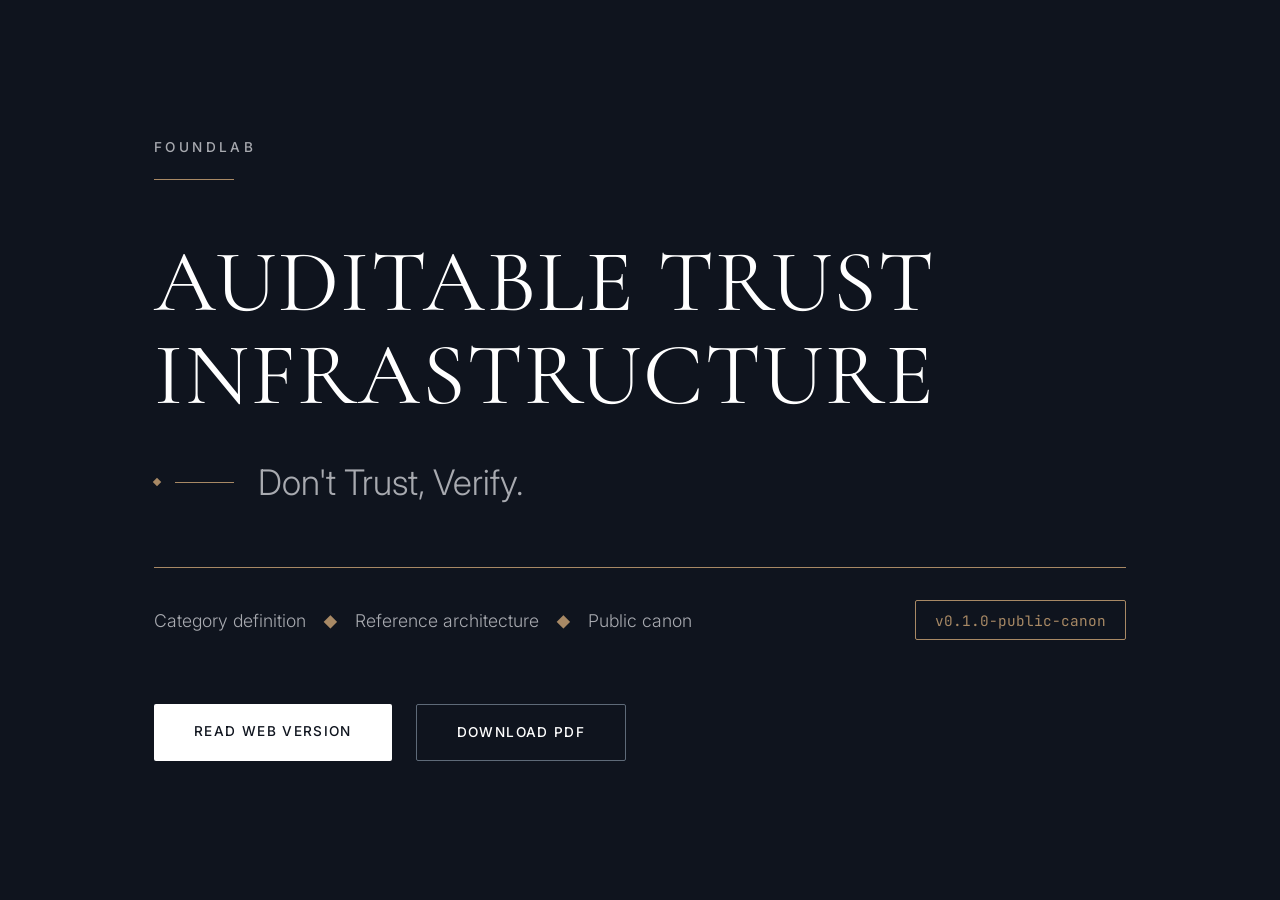
<file: docs/index.html>
<!DOCTYPE html>
<html lang="en">
<head>
    <meta charset="UTF-8">
    <meta name="viewport" content="width=device-width, initial-scale=1.0">
    <title>Auditable Trust Infrastructure (ATI)</title>
    
    <!-- OpenGraph & Twitter Meta Tags -->
    <meta property="og:title" content="Auditable Trust Infrastructure">
    <meta property="og:description" content="Category definition, reference architecture, and public canon for auditable AI execution. Don't Trust, Verify.">
    <meta property="og:image" content="https://ati.foundlab.com.br/assets/og-image.png">
    <meta property="og:url" content="https://ati.foundlab.com.br/">
    <meta property="og:type" content="website">
    <meta name="twitter:card" content="summary_large_image">
    <meta name="twitter:title" content="Auditable Trust Infrastructure">
    <meta name="twitter:description" content="Category definition, reference architecture, and public canon for auditable AI execution. Don't Trust, Verify.">
    <meta name="twitter:image" content="https://ati.foundlab.com.br/assets/og-image.png">

    <!-- Favicon -->
    <link rel="icon" type="image/svg+xml" href="data:image/svg+xml,<svg xmlns=%22http://www.w3.org/2000/svg%22 viewBox=%220 0 100 100%22><rect width=%22100%22 height=%22100%22 fill=%22%230F141E%22/><path d=%22M50 20 L80 50 L50 80 L20 50 Z%22 fill=%22%23A88965%22/></svg>">
    
    <link rel="preconnect" href="https://fonts.googleapis.com">
    <link rel="preconnect" href="https://fonts.gstatic.com" crossorigin>
    <link href="https://fonts.googleapis.com/css2?family=Cormorant+Garamond:wght@400;500;600&family=Inter:wght@300;400;500;600&family=JetBrains+Mono:wght@300;400&display=swap" rel="stylesheet">
    <style>
        :root {
            --azul-deep: #0F141E;
            --acento: #5E6A78;
            --destaque: #A88965;
            --ink: #2C3338;
            --paper: #FFFFFF;
            --rule: #E8EBEF;
            
            --serif: 'Cormorant Garamond', Georgia, serif;
            --sans: 'Inter', system-ui, sans-serif;
            --mono: 'JetBrains Mono', monospace;
        }
        body {
            margin: 0;
            font-family: var(--sans);
            background-color: var(--azul-deep);
            color: var(--paper);
            display: flex;
            flex-direction: column;
            min-height: 100vh;
            -webkit-font-smoothing: antialiased;
        }
        .hero {
            padding: 5rem 4rem;
            max-width: 1100px;
            margin: 0 auto;
            flex-grow: 1;
            display: flex;
            flex-direction: column;
            justify-content: center;
            width: 100%;
            box-sizing: border-box;
        }
        .eyebrow {
            font-size: 0.85rem;
            letter-spacing: 0.25em;
            text-transform: uppercase;
            color: #A8AAB0; /* Contrast +15% */
            margin-bottom: 1.5rem;
            font-weight: 500;
        }
        .rule-top {
            height: 1px;
            background-color: var(--destaque);
            width: 80px;
            margin-bottom: 3.5rem;
        }
        h1 {
            font-family: var(--serif);
            font-size: 5.5rem;
            font-weight: 400;
            line-height: 1.05;
            text-transform: uppercase;
            margin: 0 0 2.5rem 0;
            color: var(--paper);
            letter-spacing: 0.02em;
        }
        .subtitle-row {
            display: flex;
            align-items: center;
            gap: 1.5rem;
            margin-bottom: 4rem;
        }
        .rule-mid-container {
            display: flex;
            align-items: center;
            width: 80px;
        }
        .diamond {
            width: 6px;
            height: 6px;
            background-color: var(--destaque);
            transform: rotate(45deg);
            margin-right: 15px;
            flex-shrink: 0;
        }
        .rule-mid {
            height: 1px;
            background-color: var(--destaque);
            flex-grow: 1;
        }
        .lead {
            font-size: 2.2rem;
            font-weight: 300;
            color: #A8AAB0;
            margin: 0;
            font-family: var(--sans);
        }
        .footer-row {
            display: flex;
            justify-content: space-between;
            align-items: center;
            border-top: 1px solid var(--destaque);
            padding-top: 2rem;
            flex-wrap: wrap;
            gap: 2rem;
        }
        .footer-links {
            color: #A8AAB0;
            font-size: 1.1rem;
            font-weight: 300;
        }
        .footer-links span {
            margin: 0 0.75rem;
            color: var(--destaque);
            font-size: 0.8em;
            vertical-align: middle;
        }
        .version-chip {
            font-family: var(--mono);
            border: 1px solid var(--destaque);
            color: var(--destaque);
            padding: 0.6rem 1.2rem;
            font-size: 0.9rem;
            border-radius: 2px;
        }
        .actions {
            margin-top: 4rem;
            display: flex;
            gap: 1.5rem;
        }
        .btn {
            text-decoration: none;
            font-family: var(--sans);
            font-size: 0.85rem;
            text-transform: uppercase;
            letter-spacing: 0.1em;
            padding: 1.2rem 2.5rem;
            border-radius: 2px;
            font-weight: 500;
            transition: all 0.2s;
        }
        .btn-primary {
            background: var(--paper);
            color: var(--azul-deep);
        }
        .btn-primary:hover {
            background: var(--destaque);
            color: var(--paper);
        }
        .btn-outline {
            border: 1px solid var(--acento);
            color: var(--paper);
        }
        .btn-outline:hover {
            border-color: var(--destaque);
            color: var(--destaque);
        }
        @media (max-width: 900px) {
            h1 { font-size: 4rem; }
            .lead { font-size: 1.8rem; }
        }
        @media (max-width: 600px) {
            .hero { padding: 3rem 2rem; }
            h1 { font-size: 3rem; }
            .lead { font-size: 1.4rem; }
            .footer-row { flex-direction: column; align-items: flex-start; }
            .actions { flex-direction: column; }
            .btn { text-align: center; }
        }
    </style>
</head>
<body>
    <div class="hero">
        <div class="eyebrow">FoundLab</div>
        <div class="rule-top"></div>
        
        <h1>Auditable Trust<br>Infrastructure</h1>
        
        <div class="subtitle-row">
            <div class="rule-mid-container">
                <div class="diamond"></div>
                <div class="rule-mid"></div>
            </div>
            <div class="lead">Don't Trust, Verify.</div>
        </div>
        
        <div class="footer-row">
            <div class="footer-links">
                Category definition <span>&#9670;</span> Reference architecture <span>&#9670;</span> Public canon
            </div>
            <div class="version-chip">v0.1.0-public-canon</div>
        </div>

        <div class="actions">
            <a href="whitepaper.html" class="btn btn-primary">Read Web Version</a>
            <a href="downloads/FoundLab_ATI_Whitepaper_v1.1_A4.pdf" class="btn btn-outline">Download PDF</a>
        </div>
    </div>
</body>
</html>
</file>
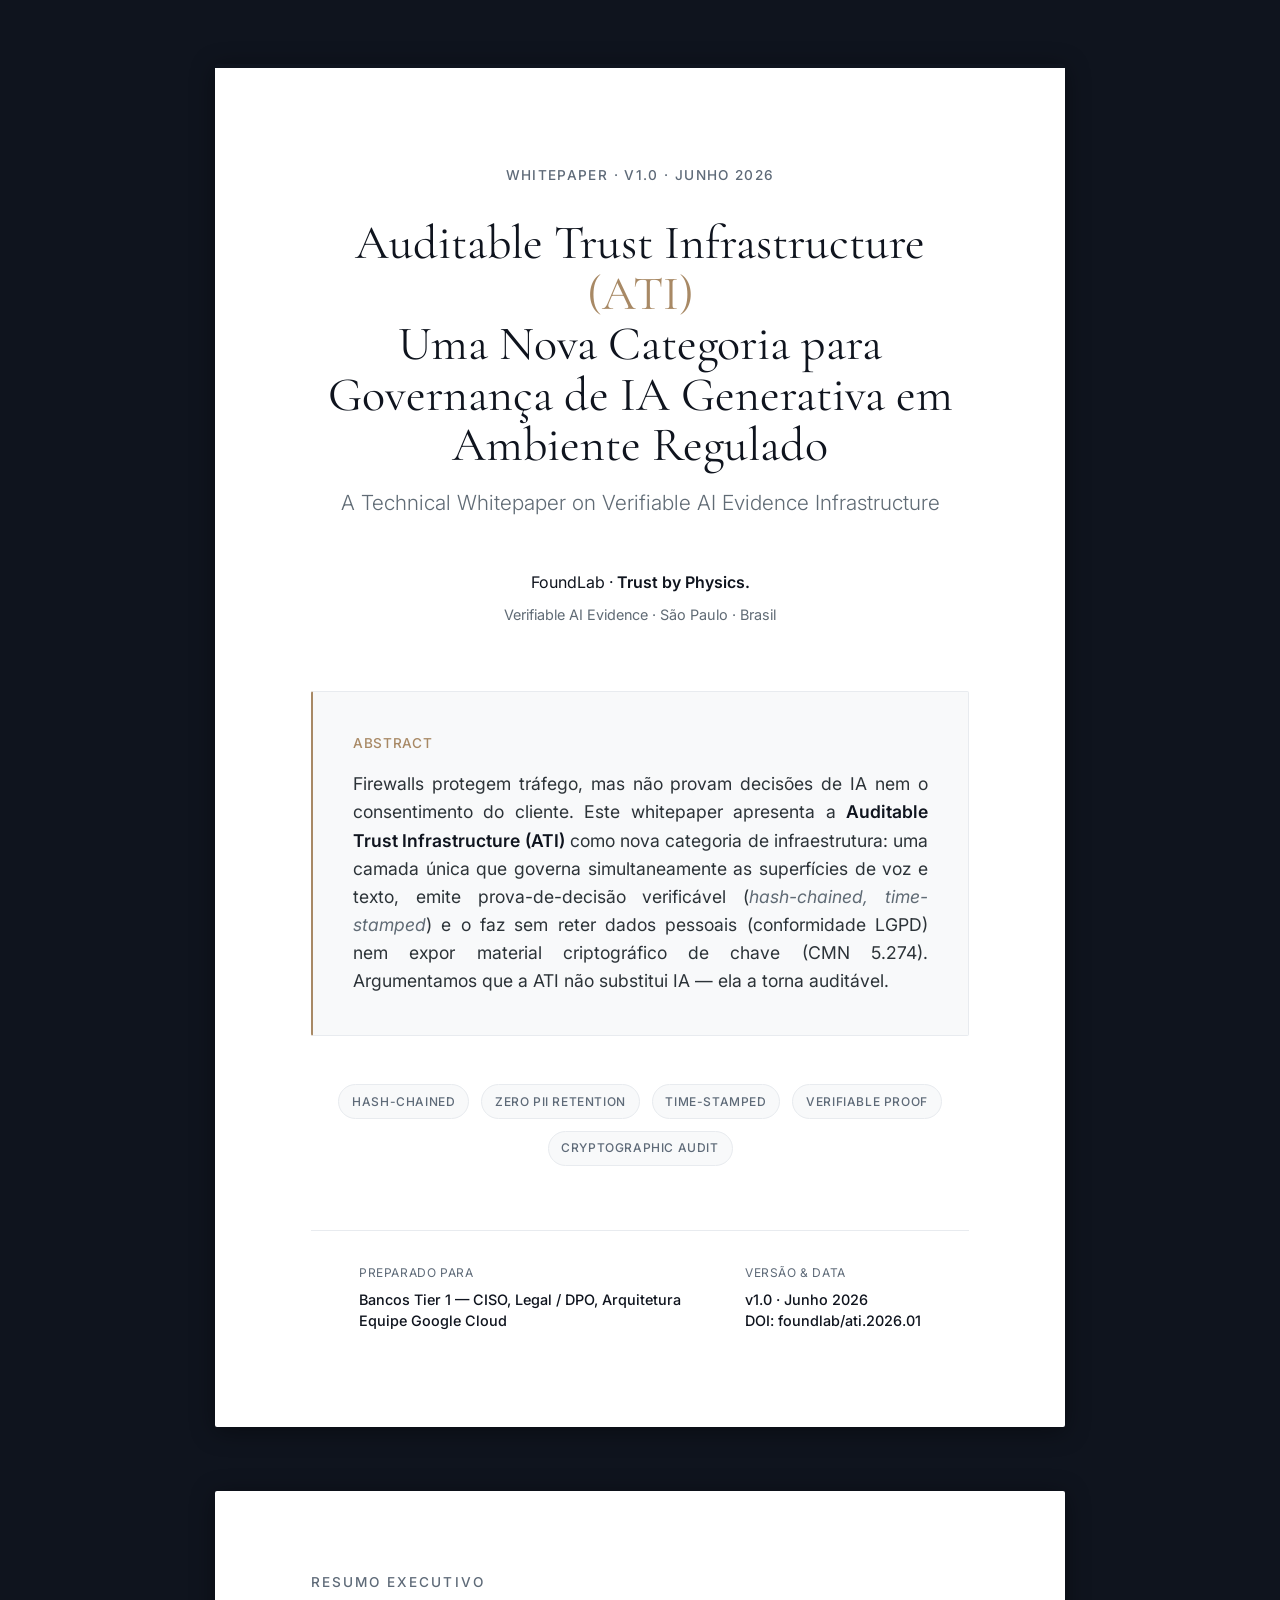
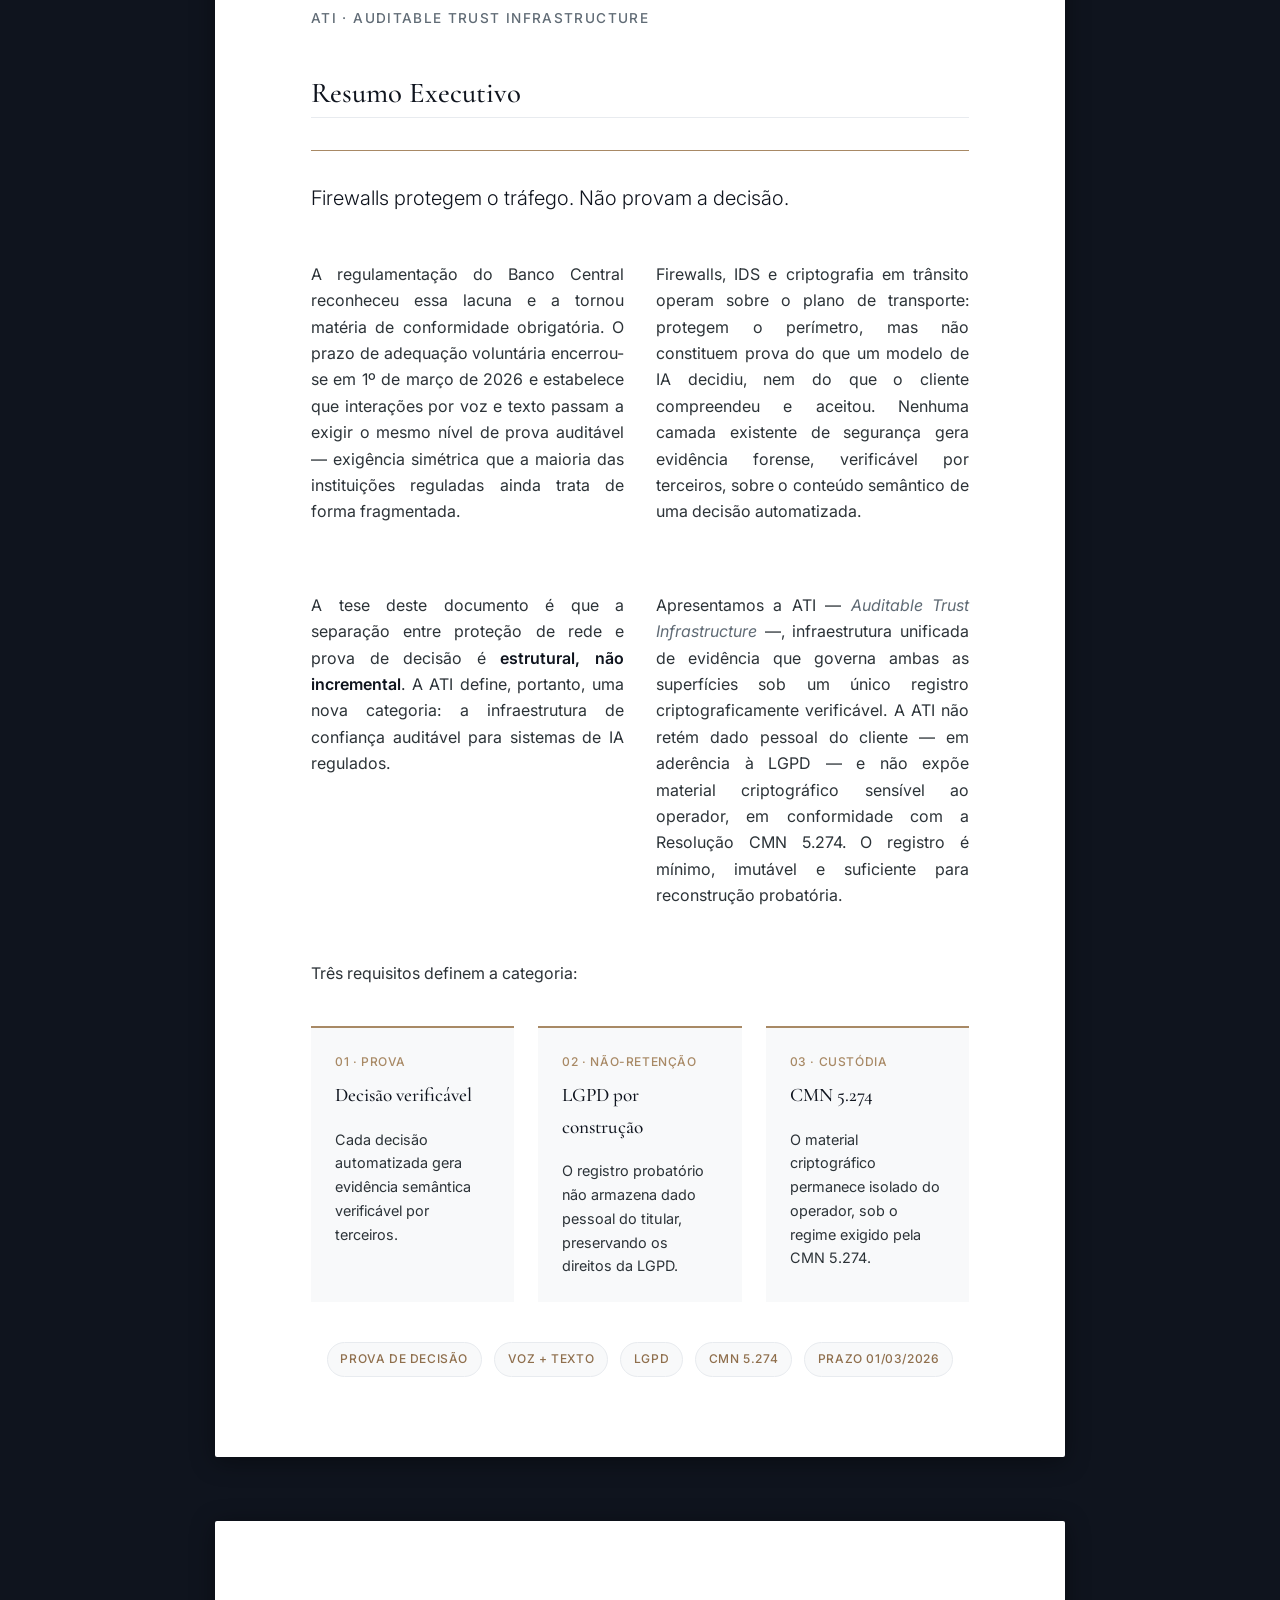
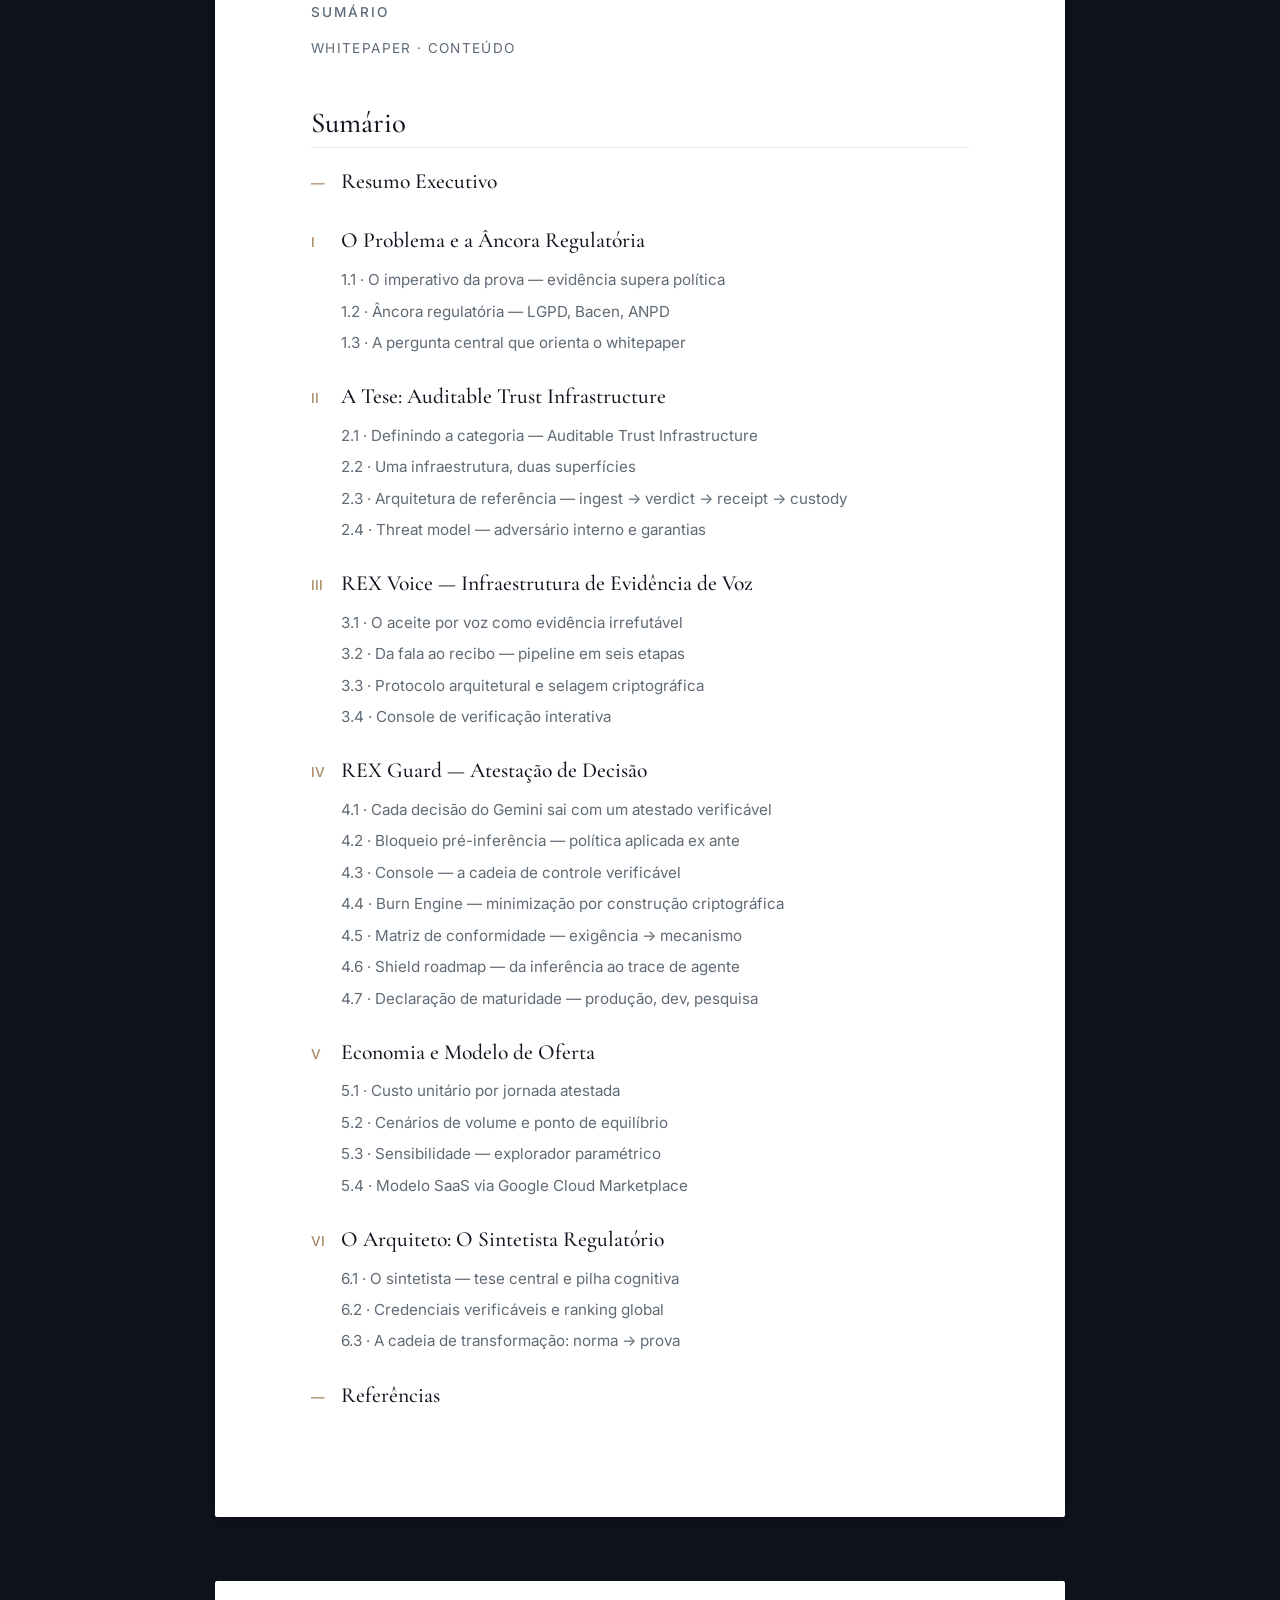
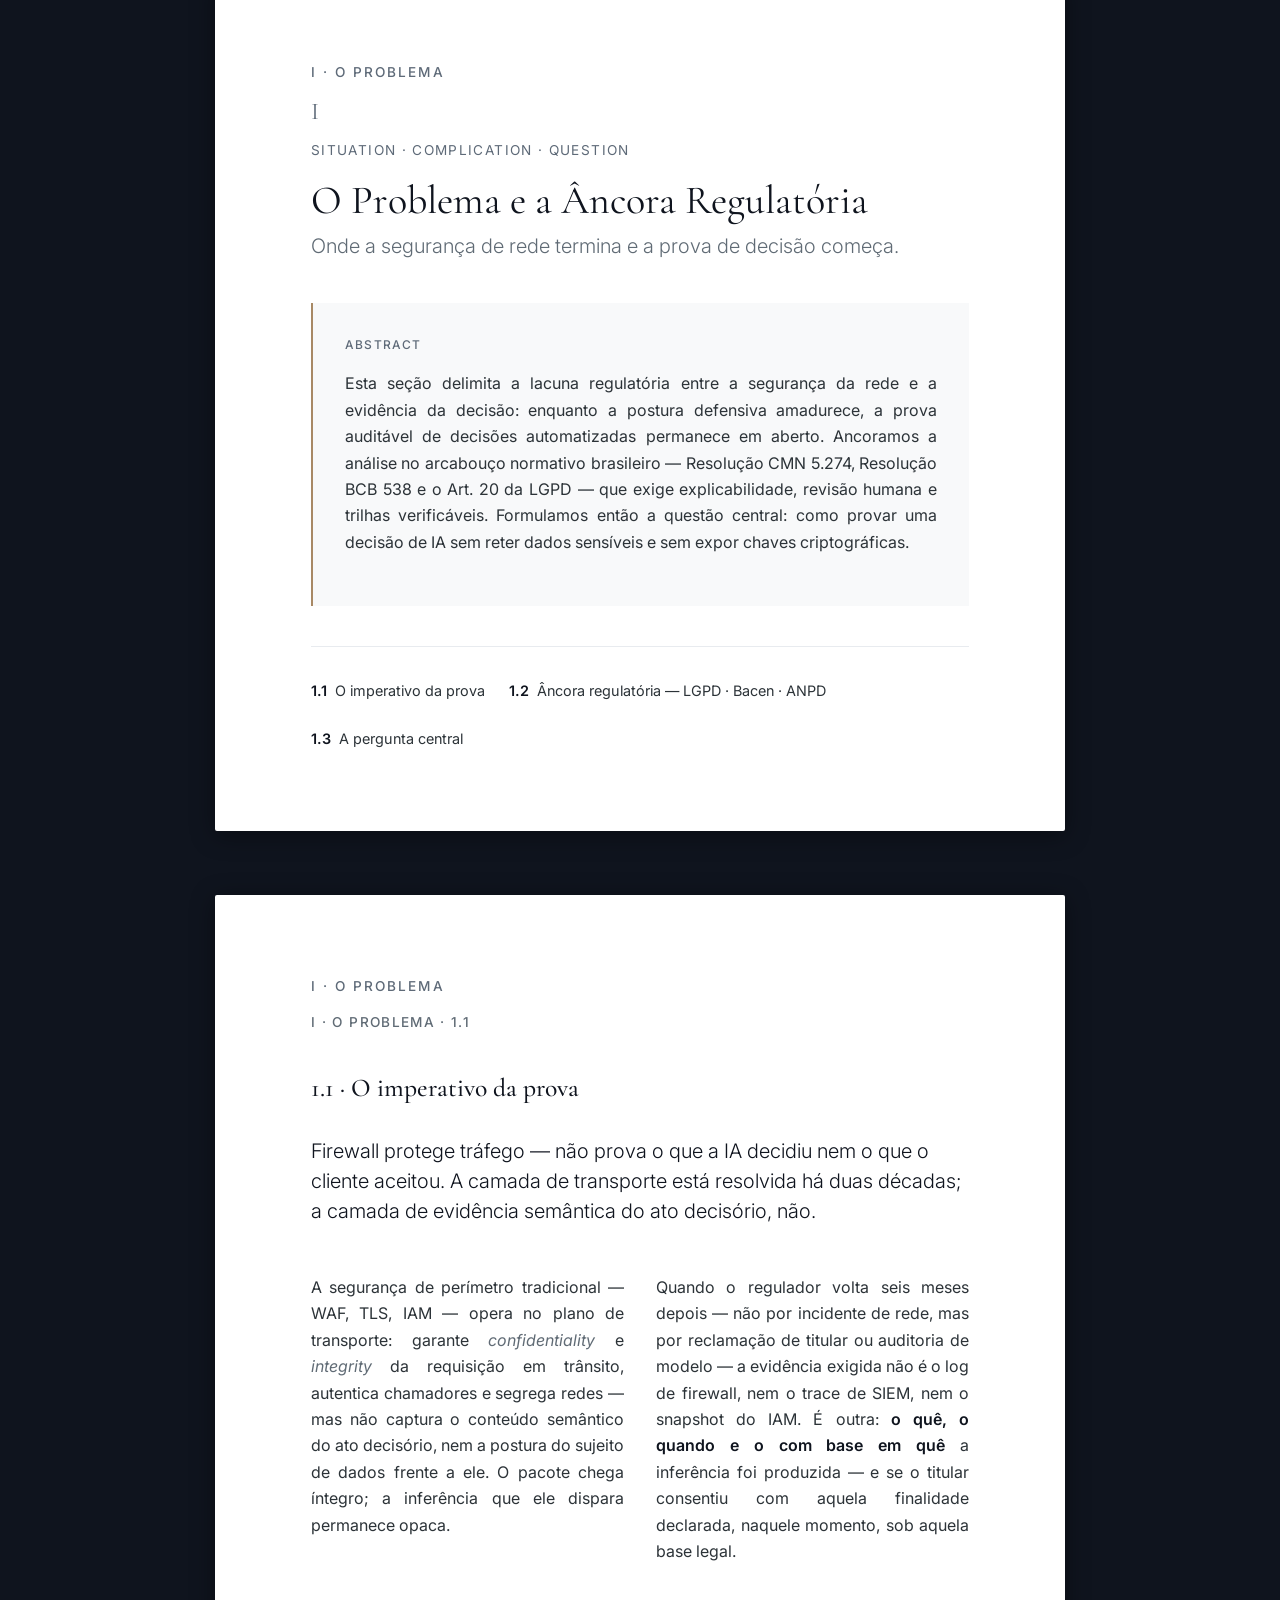
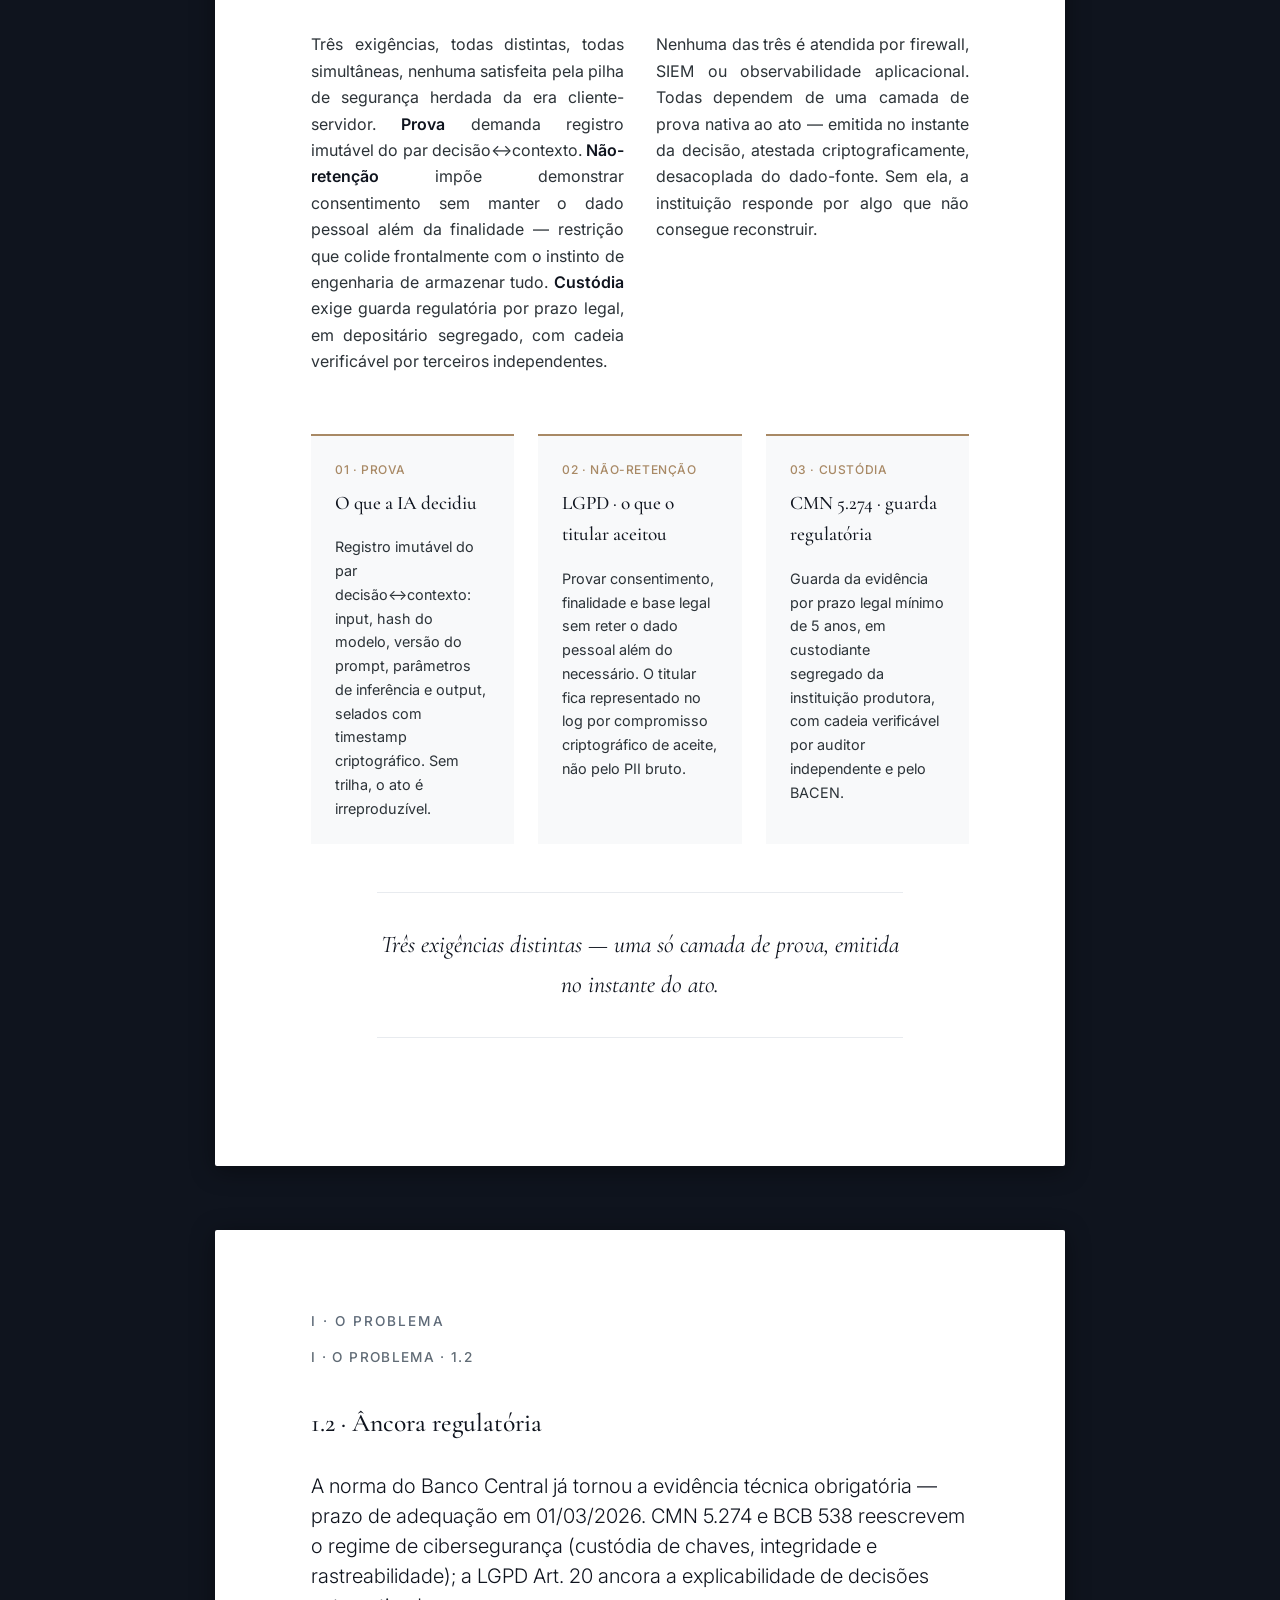
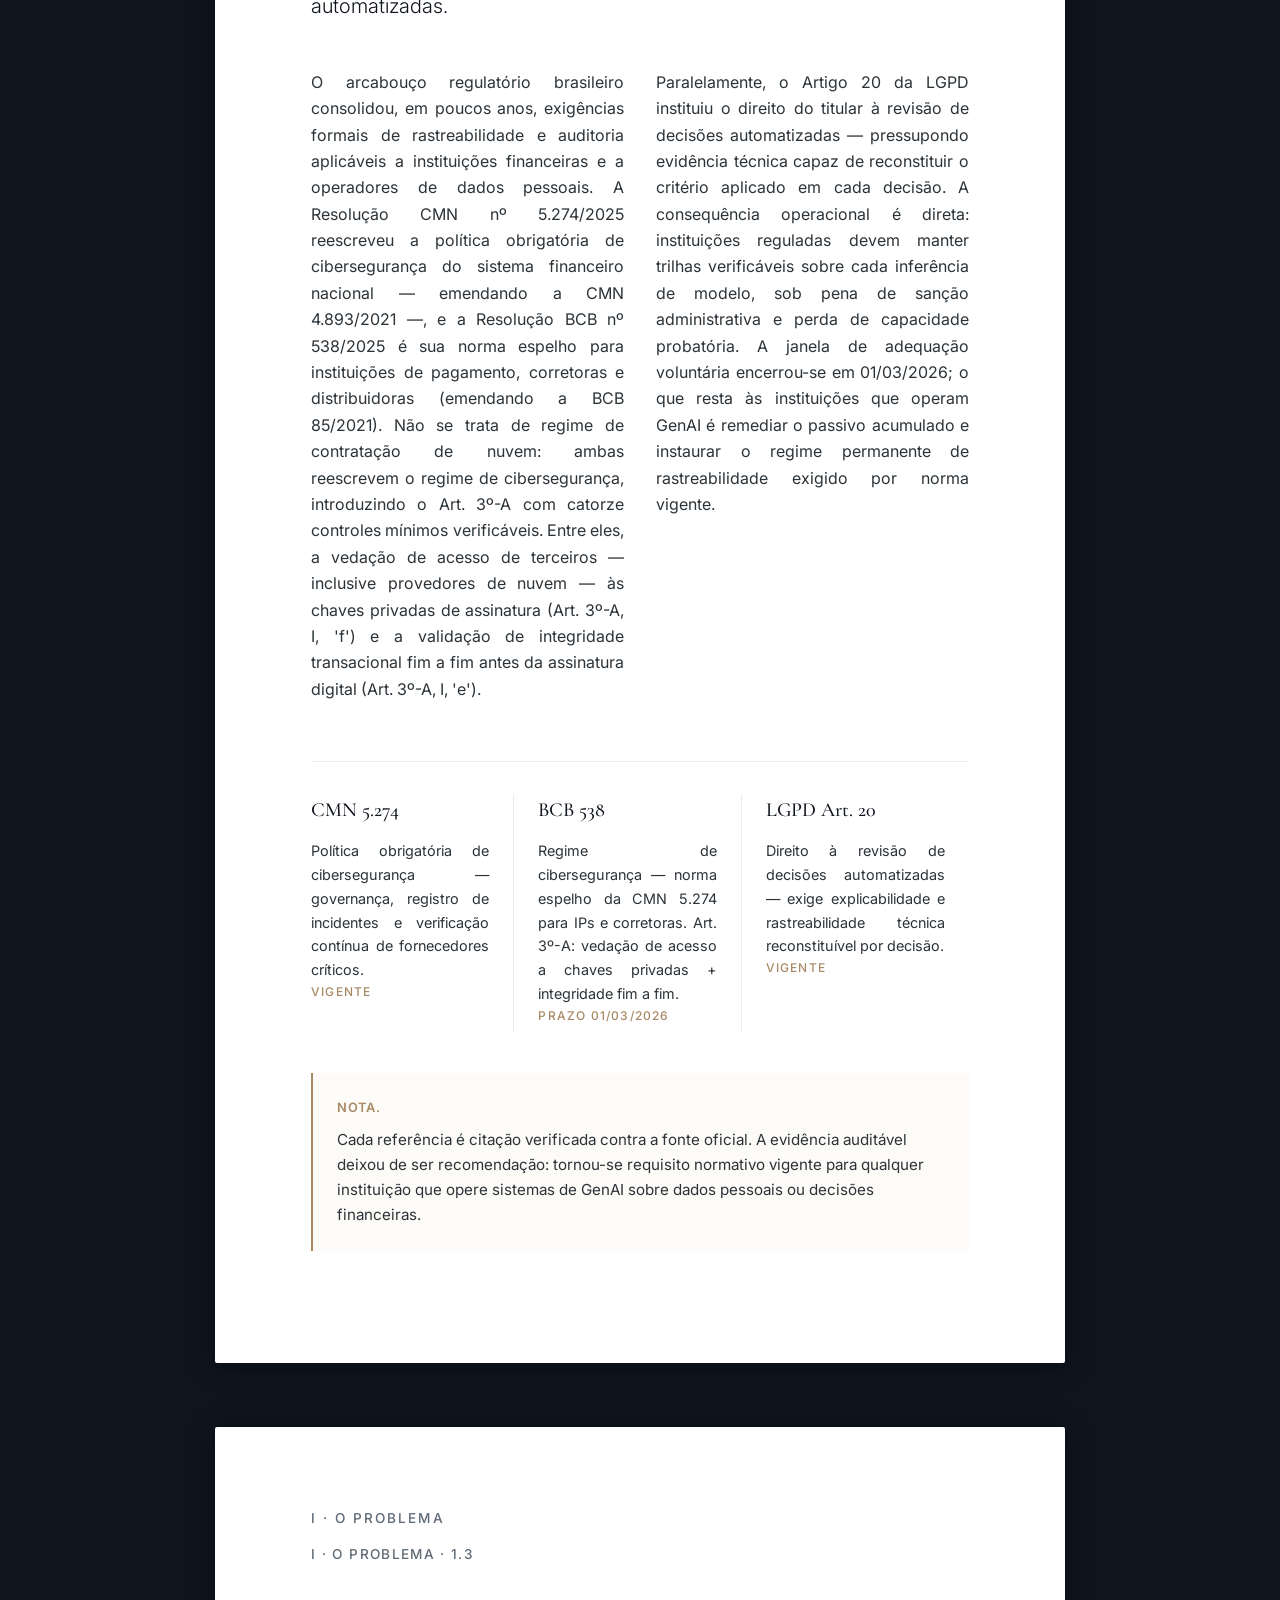
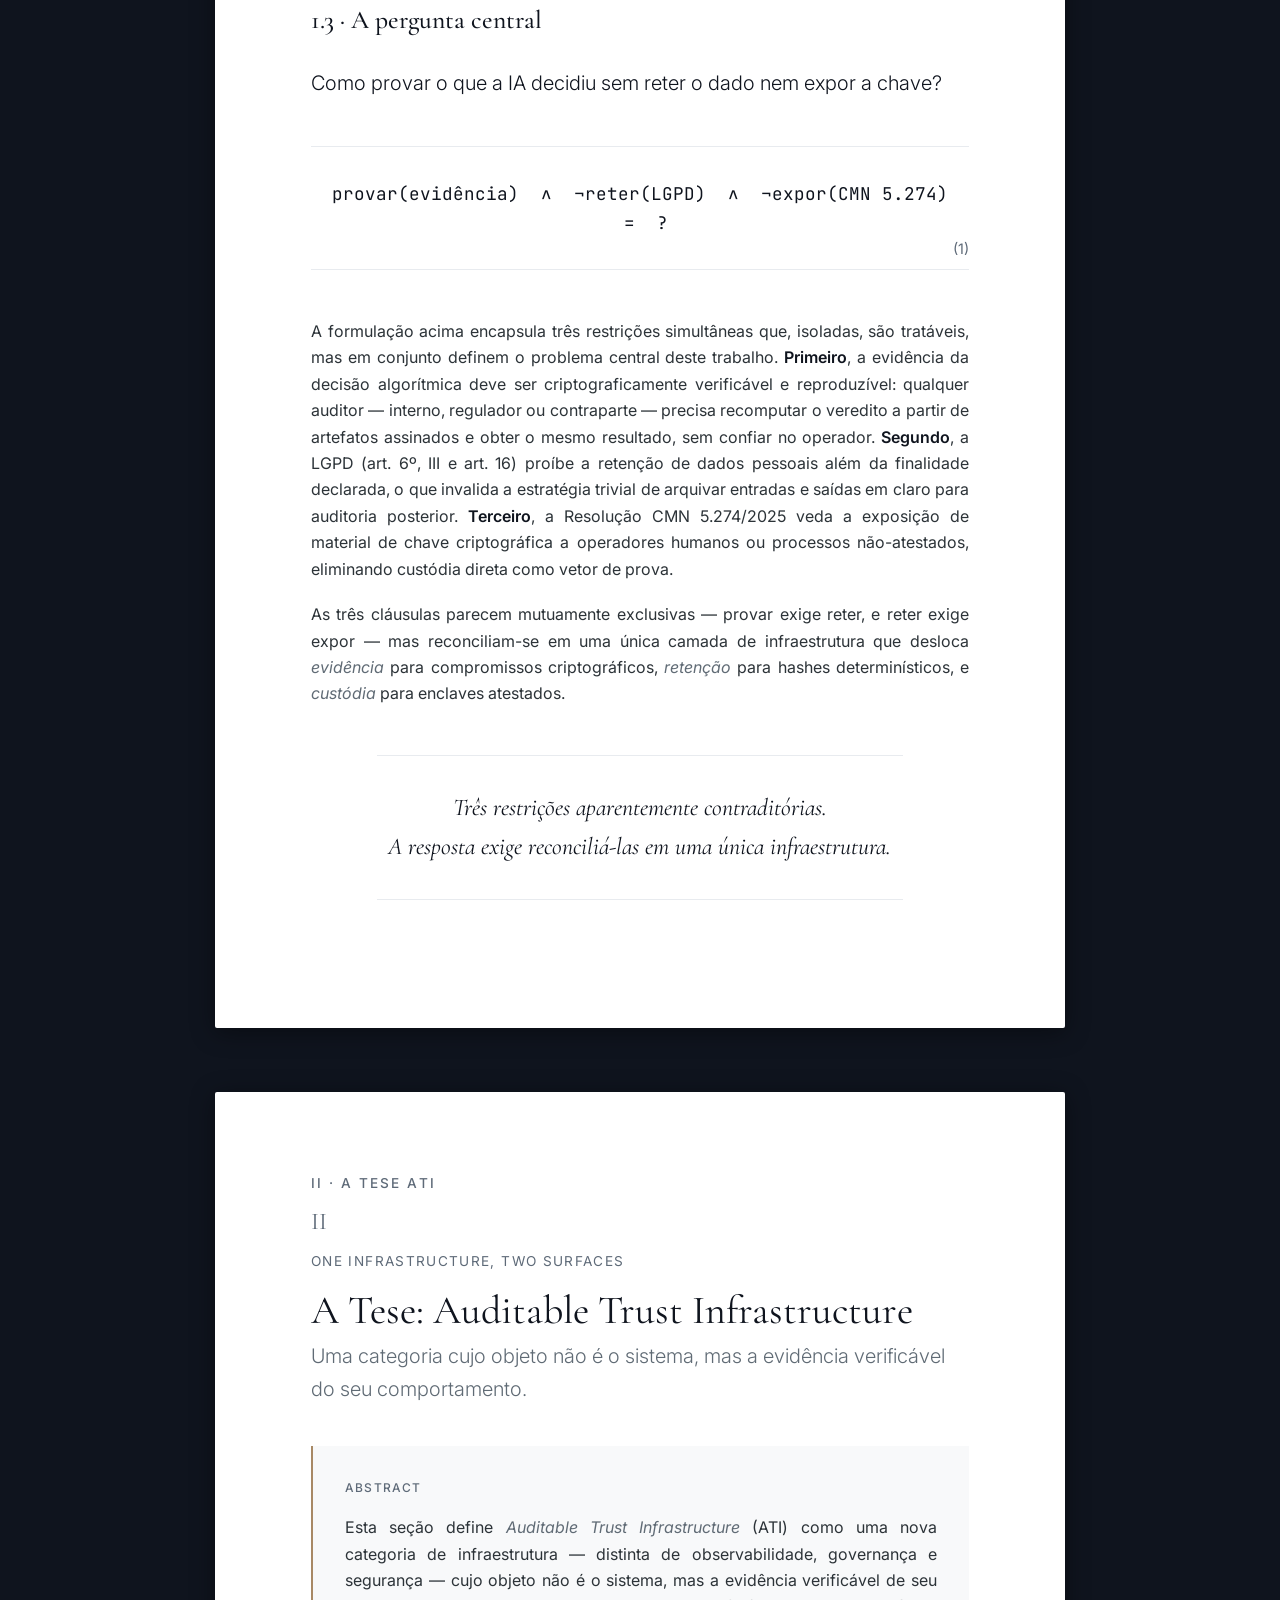
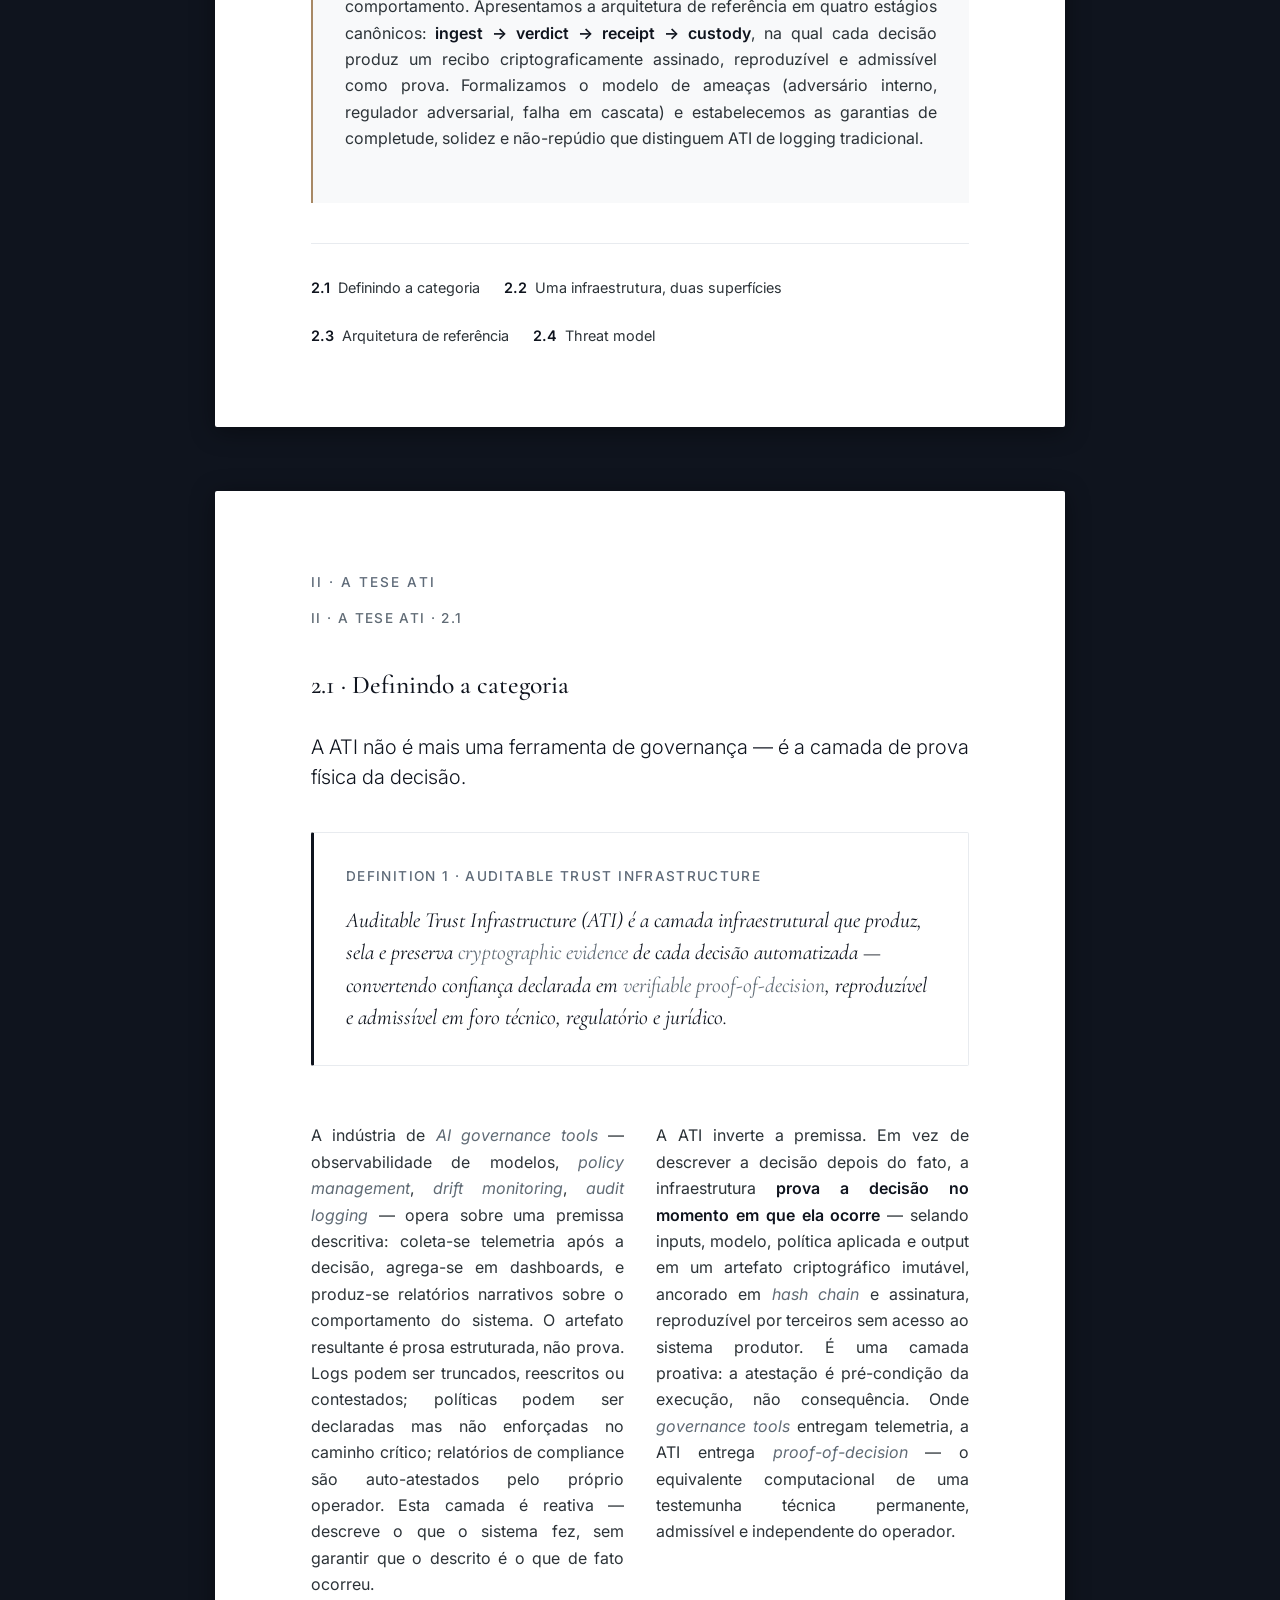
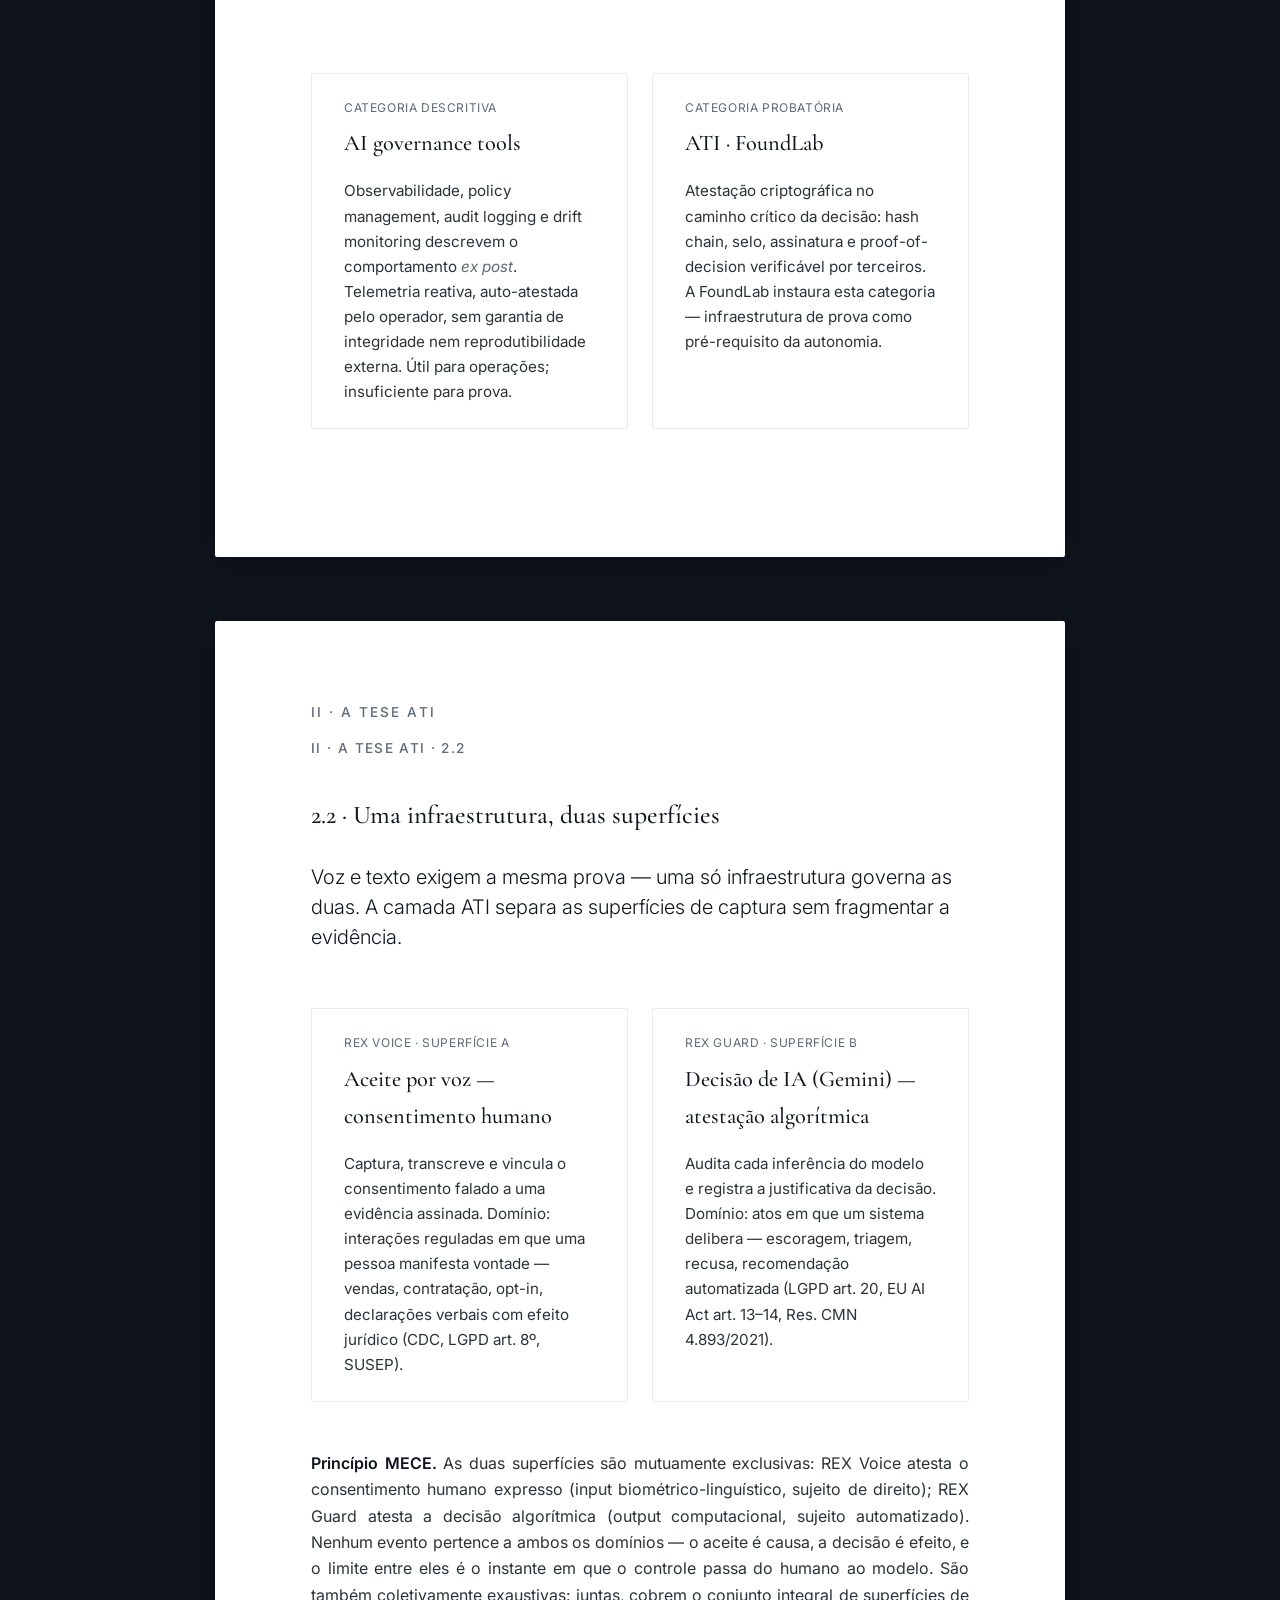
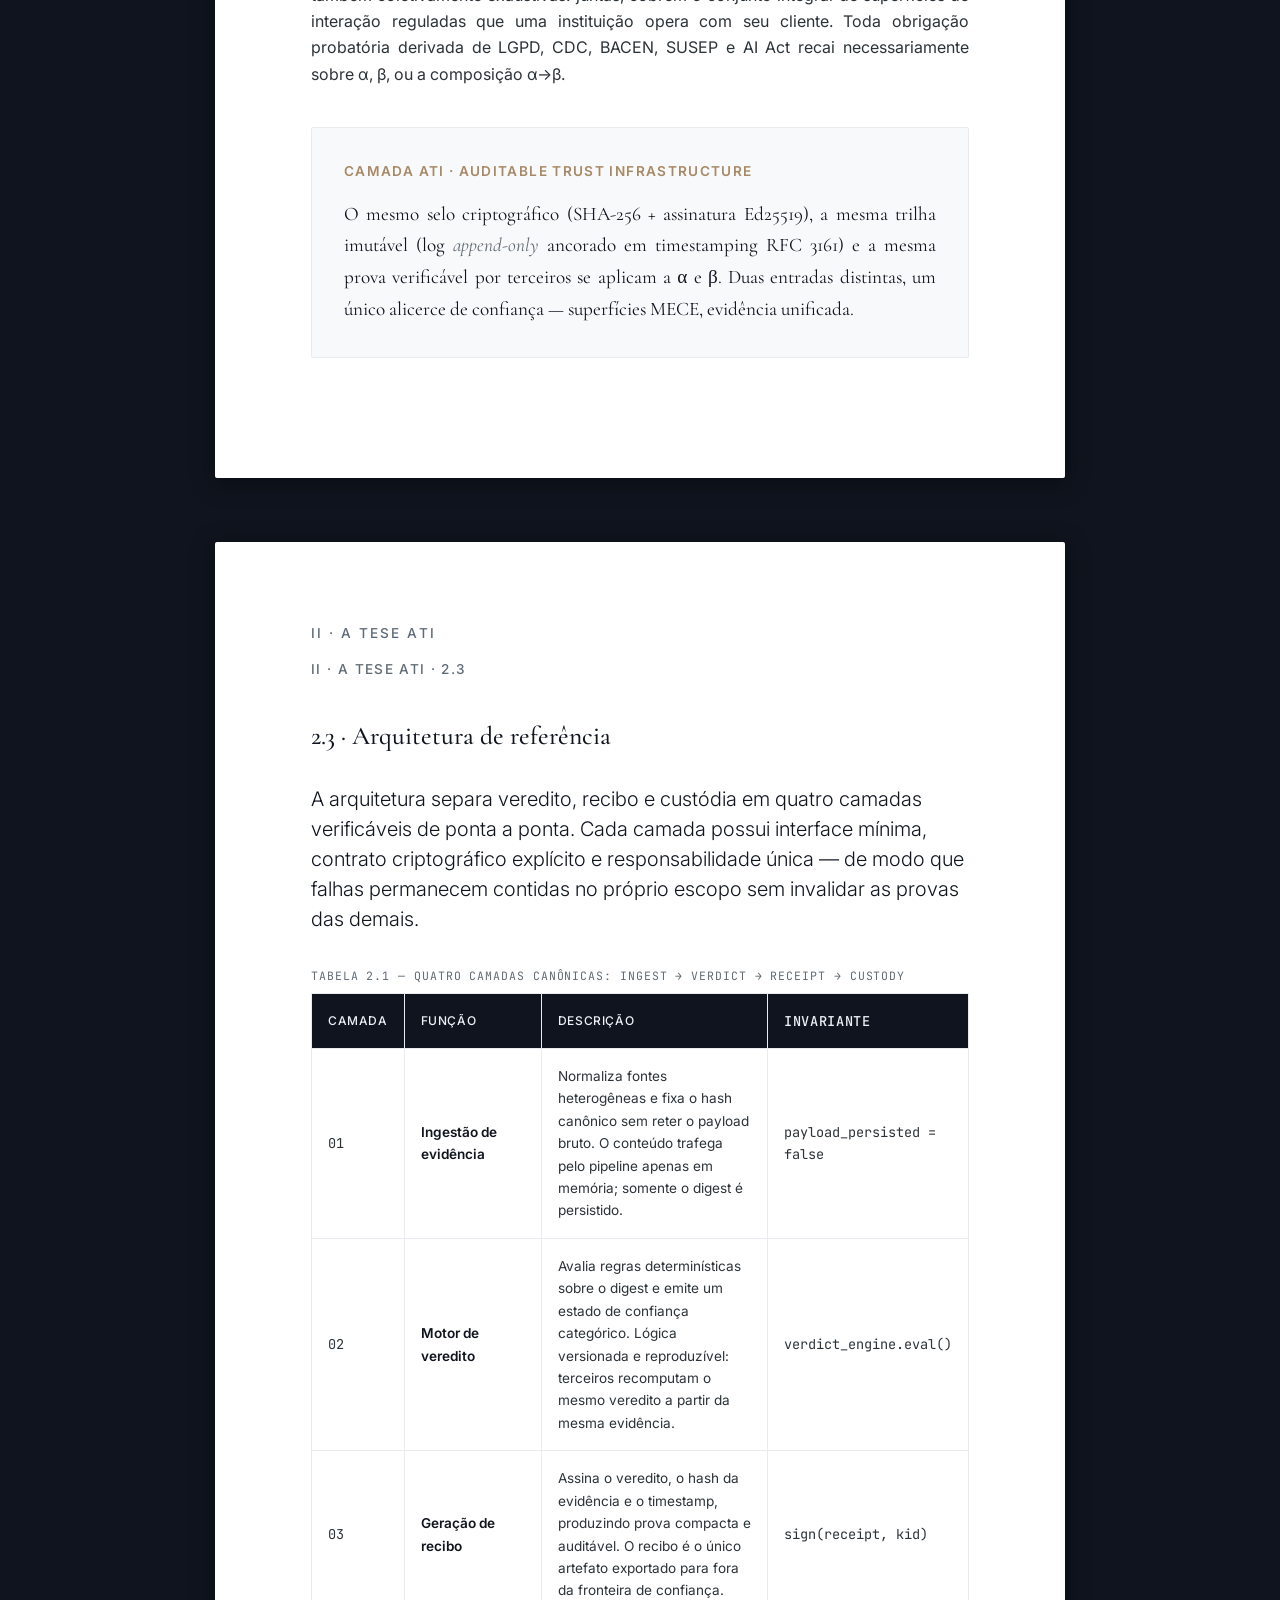
<file: docs/whitepaper.html>
<!DOCTYPE html>
<html lang="pt-BR">
<head>
<meta charset="utf-8">
<meta name="viewport" content="width=device-width, initial-scale=1">
<title>Auditable Trust Infrastructure (ATI) — FoundLab Whitepaper</title>
<link rel="stylesheet" href="./assets/screen.css">
<style>
/* === web-edition additions === */
a.toclink{color:inherit;text-decoration:none;border-bottom:1px solid transparent;transition:border-color .15s}
a.toclink:hover{border-bottom-color:var(--destaque)}
.explorer .xrow{display:grid;grid-template-columns:repeat(3,1fr);gap:1.5rem;margin-bottom:1.5rem}
.explorer label{display:flex;flex-direction:column;font-family:var(--sans);font-size:.8rem;color:var(--acento);text-transform:uppercase;letter-spacing:.08em;gap:.45rem}
.explorer output{font-family:var(--mono);font-size:1.05rem;color:var(--azul-deep);text-transform:none;letter-spacing:0}
.explorer input[type=range]{width:100%;accent-color:var(--destaque);cursor:pointer}
.explorer .xhint{font-size:.7rem;color:var(--ink-soft);text-transform:none;letter-spacing:0;font-weight:300}
.explorer .xout{display:grid;grid-template-columns:repeat(3,1fr);gap:1rem;border-top:1px solid var(--rule);padding-top:1.25rem}
.explorer .xo{display:flex;flex-direction:column;gap:.25rem}
.explorer .xk{font-family:var(--sans);font-size:.72rem;text-transform:uppercase;letter-spacing:.08em;color:var(--acento)}
.explorer .xv{font-family:var(--mono);font-size:1.5rem;color:var(--azul-deep)}
.explorer.ok .statusbar{color:#1a7a4a}.explorer.bad .statusbar{color:#a83232}
.explorer.bad #o-ratio{color:#a83232}
@media (max-width:768px){.explorer .xrow,.explorer .xout{grid-template-columns:1fr}}
</style>
</head>
<body>

<!-- ============================ COVER ============================ -->
<section class="cover">
  <div class="cv-kick">Whitepaper · v1.0 · Junho 2026</div>
  <h1 class="cv-title">Auditable Trust Infrastructure <span class="lo">(ATI)</span><br>Uma Nova Categoria para Governança de IA Generativa em Ambiente Regulado</h1>
  <div class="cv-sub">A Technical Whitepaper on Verifiable AI Evidence Infrastructure</div>
  <div class="cv-brand">FoundLab · <b>Trust by Physics.</b></div>
  <div class="cv-loc">Verifiable AI Evidence · São Paulo · Brasil</div>

  <div class="cv-abstract">
    <span class="lab">Abstract</span>
    <p>Firewalls protegem tráfego, mas não provam decisões de IA nem o consentimento do cliente. Este whitepaper apresenta a <strong>Auditable Trust Infrastructure (ATI)</strong> como nova categoria de infraestrutura: uma camada única que governa simultaneamente as superfícies de voz e texto, emite prova-de-decisão verificável (<em>hash-chained, time-stamped</em>) e o faz sem reter dados pessoais (conformidade LGPD) nem expor material criptográfico de chave (CMN 5.274). Argumentamos que a ATI não substitui IA — ela a torna auditável.</p>
  </div>

  <div class="cv-badges">
    <span>Hash-Chained</span><span>Zero PII Retention</span><span>Time-Stamped</span><span>Verifiable Proof</span><span>Cryptographic Audit</span>
  </div>

  <div class="cv-foot">
    <div class="blk">
      <span class="lab">Preparado para</span>
      <span class="val">Bancos Tier 1 — CISO, Legal / DPO, Arquitetura<br>Equipe Google Cloud</span>
    </div>
    <div class="blk">
      <span class="lab">Versão &amp; Data</span>
      <span class="val">v1.0 · Junho 2026<br>DOI: foundlab/ati.2026.01</span>
    </div>
  </div>
</section>

<!-- ===================== RESUMO EXECUTIVO ===================== -->
<section class="exec" id="resumo">
  <span class="runtag">Resumo Executivo</span>
  <p class="kicker">ATI · Auditable Trust Infrastructure</p>
  <h2 class="h-sec section-title">Resumo Executivo</h2>
  <hr class="rule-bronze">
  <p class="big-claim">Firewalls protegem o tráfego. Não provam a decisão.</p>

  <div class="cols2">
    <p>A regulamentação do Banco Central reconheceu essa lacuna e a tornou matéria de conformidade obrigatória. O prazo de adequação voluntária encerrou-se em 1º de março de 2026 e estabelece que interações por voz e texto passam a exigir o mesmo nível de prova auditável — exigência simétrica que a maioria das instituições reguladas ainda trata de forma fragmentada.</p>
    <p>Firewalls, IDS e criptografia em trânsito operam sobre o plano de transporte: protegem o perímetro, mas não constituem prova do que um modelo de IA decidiu, nem do que o cliente compreendeu e aceitou. Nenhuma camada existente de segurança gera evidência forense, verificável por terceiros, sobre o conteúdo semântico de uma decisão automatizada.</p>
    <p>A tese deste documento é que a separação entre proteção de rede e prova de decisão é <strong>estrutural, não incremental</strong>. A ATI define, portanto, uma nova categoria: a infraestrutura de confiança auditável para sistemas de IA regulados.</p>
    <p>Apresentamos a ATI — <em>Auditable Trust Infrastructure</em> —, infraestrutura unificada de evidência que governa ambas as superfícies sob um único registro criptograficamente verificável. A ATI não retém dado pessoal do cliente — em aderência à LGPD — e não expõe material criptográfico sensível ao operador, em conformidade com a Resolução CMN 5.274. O registro é mínimo, imutável e suficiente para reconstrução probatória.</p>
  </div>

  <p style="margin-top:0.75rem">Três requisitos definem a categoria:</p>
  <div class="triad">
    <div class="t"><span class="n">01 · Prova</span><span class="h">Decisão verificável</span><p>Cada decisão automatizada gera evidência semântica verificável por terceiros.</p></div>
    <div class="t"><span class="n">02 · Não-retenção</span><span class="h">LGPD por construção</span><p>O registro probatório não armazena dado pessoal do titular, preservando os direitos da LGPD.</p></div>
    <div class="t"><span class="n">03 · Custódia</span><span class="h">CMN 5.274</span><p>O material criptográfico permanece isolado do operador, sob o regime exigido pela CMN 5.274.</p></div>
  </div>

  <div class="cv-badges" style="margin-top:1rem">
    <span style="color:var(--bronze-dk);border-color:var(--hair)">Prova de decisão</span>
    <span style="color:var(--bronze-dk);border-color:var(--hair)">Voz + Texto</span>
    <span style="color:var(--bronze-dk);border-color:var(--hair)">LGPD</span>
    <span style="color:var(--bronze-dk);border-color:var(--hair)">CMN 5.274</span>
    <span style="color:var(--bronze-dk);border-color:var(--hair)">Prazo 01/03/2026</span>
  </div>
</section>

<!-- ========================= SUMÁRIO ========================= -->
<section class="toc">
  <span class="runtag">Sumário</span>
  <p class="tk">Whitepaper · Conteúdo</p>
  <h2>Sumário</h2>

  <div class="grp">
    <div class="lvl1"><span class="rn">—</span><span class="tt">Resumo Executivo</span></div>
  </div>

  <div class="grp">
    <div class="lvl1"><span class="rn">I</span><span class="tt">O Problema e a Âncora Regulatória</span></div>
    <div class="lvl2"><span class="tt">1.1 · O imperativo da prova — evidência supera política</span></div>
    <div class="lvl2"><span class="tt">1.2 · Âncora regulatória — LGPD, Bacen, ANPD</span></div>
    <div class="lvl2"><span class="tt">1.3 · A pergunta central que orienta o whitepaper</span></div>
  </div>

  <div class="grp">
    <div class="lvl1"><span class="rn">II</span><span class="tt">A Tese: Auditable Trust Infrastructure</span></div>
    <div class="lvl2"><span class="tt">2.1 · Definindo a categoria — Auditable Trust Infrastructure</span></div>
    <div class="lvl2"><span class="tt">2.2 · Uma infraestrutura, duas superfícies</span></div>
    <div class="lvl2"><span class="tt">2.3 · Arquitetura de referência — ingest → verdict → receipt → custody</span></div>
    <div class="lvl2"><span class="tt">2.4 · Threat model — adversário interno e garantias</span></div>
  </div>

  <div class="grp">
    <div class="lvl1"><span class="rn">III</span><span class="tt">REX Voice — Infraestrutura de Evidência de Voz</span></div>
    <div class="lvl2"><span class="tt">3.1 · O aceite por voz como evidência irrefutável</span></div>
    <div class="lvl2"><span class="tt">3.2 · Da fala ao recibo — pipeline em seis etapas</span></div>
    <div class="lvl2"><span class="tt">3.3 · Protocolo arquitetural e selagem criptográfica</span></div>
    <div class="lvl2"><span class="tt">3.4 · Console de verificação interativa</span></div>
  </div>

  <div class="grp">
    <div class="lvl1"><span class="rn">IV</span><span class="tt">REX Guard — Atestação de Decisão</span></div>
    <div class="lvl2"><span class="tt">4.1 · Cada decisão do Gemini sai com um atestado verificável</span></div>
    <div class="lvl2"><span class="tt">4.2 · Bloqueio pré-inferência — política aplicada ex ante</span></div>
    <div class="lvl2"><span class="tt">4.3 · Console — a cadeia de controle verificável</span></div>
    <div class="lvl2"><span class="tt">4.4 · Burn Engine — minimização por construção criptográfica</span></div>
    <div class="lvl2"><span class="tt">4.5 · Matriz de conformidade — exigência → mecanismo</span></div>
    <div class="lvl2"><span class="tt">4.6 · Shield roadmap — da inferência ao trace de agente</span></div>
    <div class="lvl2"><span class="tt">4.7 · Declaração de maturidade — produção, dev, pesquisa</span></div>
  </div>

  <div class="grp">
    <div class="lvl1"><span class="rn">V</span><span class="tt">Economia e Modelo de Oferta</span></div>
    <div class="lvl2"><span class="tt">5.1 · Custo unitário por jornada atestada</span></div>
    <div class="lvl2"><span class="tt">5.2 · Cenários de volume e ponto de equilíbrio</span></div>
    <div class="lvl2"><span class="tt">5.3 · Sensibilidade — explorador paramétrico</span></div>
    <div class="lvl2"><span class="tt">5.4 · Modelo SaaS via Google Cloud Marketplace</span></div>
  </div>

  <div class="grp">
    <div class="lvl1"><span class="rn">VI</span><span class="tt">O Arquiteto: O Sintetista Regulatório</span></div>
    <div class="lvl2"><span class="tt">6.1 · O sintetista — tese central e pilha cognitiva</span></div>
    <div class="lvl2"><span class="tt">6.2 · Credenciais verificáveis e ranking global</span></div>
    <div class="lvl2"><span class="tt">6.3 · A cadeia de transformação: norma → prova</span></div>
  </div>

  <div class="grp">
    <div class="lvl1"><span class="rn">—</span><span class="tt">Referências</span></div>
  </div>
</section>

<!-- ===================================================================
     SECTION I
     =================================================================== -->
<section class="opener" id="sec-1">
  <span class="runtag">I · O Problema</span>
  <div class="op-num">I</div>
  <div class="op-kick">Situation · Complication · Question</div>
  <div class="op-title">O Problema e a Âncora Regulatória</div>
  <div class="op-sub">Onde a segurança de rede termina e a prova de decisão começa.</div>
  <div class="op-abs">
    <span class="lab">Abstract</span>
    <p>Esta seção delimita a lacuna regulatória entre a segurança da rede e a evidência da decisão: enquanto a postura defensiva amadurece, a prova auditável de decisões automatizadas permanece em aberto. Ancoramos a análise no arcabouço normativo brasileiro — Resolução CMN 5.274, Resolução BCB 538 e o Art. 20 da LGPD — que exige explicabilidade, revisão humana e trilhas verificáveis. Formulamos então a questão central: como provar uma decisão de IA sem reter dados sensíveis e sem expor chaves criptográficas.</p>
  </div>
  <div class="op-toc">
    <span><b>1.1</b> &nbsp;O imperativo da prova</span>
    <span><b>1.2</b> &nbsp;Âncora regulatória — LGPD · Bacen · ANPD</span>
    <span><b>1.3</b> &nbsp;A pergunta central</span>
  </div>
</section>

<!-- 1.1 -->
<section>
  <span class="runtag">I · O Problema</span>
  <p class="kicker">I · O Problema · 1.1</p>
  <h3 class="h-sub"><span class="lede">1.1 · O imperativo da prova</span></h3>
  <p class="standfirst">Firewall protege tráfego — não prova o que a IA decidiu nem o que o cliente aceitou. A camada de transporte está resolvida há duas décadas; a camada de evidência semântica do ato decisório, não.</p>

  <div class="cols2">
    <p>A segurança de perímetro tradicional — WAF, TLS, IAM — opera no plano de transporte: garante <em>confidentiality</em> e <em>integrity</em> da requisição em trânsito, autentica chamadores e segrega redes — mas não captura o conteúdo semântico do ato decisório, nem a postura do sujeito de dados frente a ele. O pacote chega íntegro; a inferência que ele dispara permanece opaca.</p>
    <p>Quando o regulador volta seis meses depois — não por incidente de rede, mas por reclamação de titular ou auditoria de modelo — a evidência exigida não é o log de firewall, nem o trace de SIEM, nem o snapshot do IAM. É outra: <strong>o quê, o quando e o com base em quê</strong> a inferência foi produzida — e se o titular consentiu com aquela finalidade declarada, naquele momento, sob aquela base legal.</p>
    <p>Três exigências, todas distintas, todas simultâneas, nenhuma satisfeita pela pilha de segurança herdada da era cliente-servidor. <strong>Prova</strong> demanda registro imutável do par decisão↔contexto. <strong>Não-retenção</strong> impõe demonstrar consentimento sem manter o dado pessoal além da finalidade — restrição que colide frontalmente com o instinto de engenharia de armazenar tudo. <strong>Custódia</strong> exige guarda regulatória por prazo legal, em depositário segregado, com cadeia verificável por terceiros independentes.</p>
    <p>Nenhuma das três é atendida por firewall, SIEM ou observabilidade aplicacional. Todas dependem de uma camada de prova nativa ao ato — emitida no instante da decisão, atestada criptograficamente, desacoplada do dado-fonte. Sem ela, a instituição responde por algo que não consegue reconstruir.</p>
  </div>

  <div class="triad">
    <div class="t"><span class="n">01 · Prova</span><span class="h">O que a IA decidiu</span><p>Registro imutável do par decisão↔contexto: input, hash do modelo, versão do prompt, parâmetros de inferência e output, selados com timestamp criptográfico. Sem trilha, o ato é irreproduzível.</p></div>
    <div class="t"><span class="n">02 · Não-retenção</span><span class="h">LGPD · o que o titular aceitou</span><p>Provar consentimento, finalidade e base legal sem reter o dado pessoal além do necessário. O titular fica representado no log por compromisso criptográfico de aceite, não pelo PII bruto.</p></div>
    <div class="t"><span class="n">03 · Custódia</span><span class="h">CMN 5.274 · guarda regulatória</span><p>Guarda da evidência por prazo legal mínimo de 5 anos, em custodiante segregado da instituição produtora, com cadeia verificável por auditor independente e pelo BACEN.</p></div>
  </div>
  <p class="pull">Três exigências distintas — uma só camada de prova, emitida no instante do ato.</p>
</section>

<!-- 1.2 -->
<section>
  <span class="runtag">I · O Problema</span>
  <p class="kicker">I · O Problema · 1.2</p>
  <h3 class="h-sub"><span class="lede">1.2 · Âncora regulatória</span></h3>
  <p class="standfirst">A norma do Banco Central já tornou a evidência técnica obrigatória — prazo de adequação em 01/03/2026. CMN 5.274 e BCB 538 reescrevem o regime de cibersegurança (custódia de chaves, integridade e rastreabilidade); a LGPD Art. 20 ancora a explicabilidade de decisões automatizadas.</p>

  <div class="cols2">
    <p>O arcabouço regulatório brasileiro consolidou, em poucos anos, exigências formais de rastreabilidade e auditoria aplicáveis a instituições financeiras e a operadores de dados pessoais. A Resolução CMN nº 5.274/2025 reescreveu a política obrigatória de cibersegurança do sistema financeiro nacional — emendando a CMN 4.893/2021 —, e a Resolução BCB nº 538/2025 é sua norma espelho para instituições de pagamento, corretoras e distribuidoras (emendando a BCB 85/2021). Não se trata de regime de contratação de nuvem: ambas reescrevem o regime de cibersegurança, introduzindo o Art. 3º-A com catorze controles mínimos verificáveis. Entre eles, a vedação de acesso de terceiros — inclusive provedores de nuvem — às chaves privadas de assinatura (Art. 3º-A, I, 'f') e a validação de integridade transacional fim a fim antes da assinatura digital (Art. 3º-A, I, 'e').</p>
    <p>Paralelamente, o Artigo 20 da LGPD instituiu o direito do titular à revisão de decisões automatizadas — pressupondo evidência técnica capaz de reconstituir o critério aplicado em cada decisão. A consequência operacional é direta: instituições reguladas devem manter trilhas verificáveis sobre cada inferência de modelo, sob pena de sanção administrativa e perda de capacidade probatória. A janela de adequação voluntária encerrou-se em 01/03/2026; o que resta às instituições que operam GenAI é remediar o passivo acumulado e instaurar o regime permanente de rastreabilidade exigido por norma vigente.</p>
  </div>

  <div class="regrow">
    <div class="r"><div class="n">CMN 5.274</div><p>Política obrigatória de cibersegurança — governança, registro de incidentes e verificação contínua de fornecedores críticos.</p><span class="st">Vigente</span></div>
    <div class="r"><div class="n">BCB 538</div><p>Regime de cibersegurança — norma espelho da CMN 5.274 para IPs e corretoras. Art. 3º-A: vedação de acesso a chaves privadas + integridade fim a fim.</p><span class="st">Prazo 01/03/2026</span></div>
    <div class="r"><div class="n">LGPD Art. 20</div><p>Direito à revisão de decisões automatizadas — exige explicabilidade e rastreabilidade técnica reconstituível por decisão.</p><span class="st">Vigente</span></div>
  </div>

  <p class="vnote"><b>Nota.</b> Cada referência é citação verificada contra a fonte oficial. A evidência auditável deixou de ser recomendação: tornou-se requisito normativo vigente para qualquer instituição que opere sistemas de GenAI sobre dados pessoais ou decisões financeiras.</p>
</section>

<!-- 1.3 -->
<section>
  <span class="runtag">I · O Problema</span>
  <p class="kicker">I · O Problema · 1.3</p>
  <h3 class="h-sub"><span class="lede">1.3 · A pergunta central</span></h3>
  <p class="standfirst">Como provar o que a IA decidiu sem reter o dado nem expor a chave?</p>

  <div class="eq">
    <span class="ex">provar(evidência) &nbsp;∧&nbsp; ¬reter(LGPD) &nbsp;∧&nbsp; ¬expor(CMN 5.274) &nbsp;=&nbsp; ?</span>
    <span class="eqno">(1)</span>
  </div>

  <p>A formulação acima encapsula três restrições simultâneas que, isoladas, são tratáveis, mas em conjunto definem o problema central deste trabalho. <strong>Primeiro</strong>, a evidência da decisão algorítmica deve ser criptograficamente verificável e reproduzível: qualquer auditor — interno, regulador ou contraparte — precisa recomputar o veredito a partir de artefatos assinados e obter o mesmo resultado, sem confiar no operador. <strong>Segundo</strong>, a LGPD (art. 6º, III e art. 16) proíbe a retenção de dados pessoais além da finalidade declarada, o que invalida a estratégia trivial de arquivar entradas e saídas em claro para auditoria posterior. <strong>Terceiro</strong>, a Resolução CMN 5.274/2025 veda a exposição de material de chave criptográfica a operadores humanos ou processos não-atestados, eliminando custódia direta como vetor de prova.</p>
  <p>As três cláusulas parecem mutuamente exclusivas — provar exige reter, e reter exige expor — mas reconciliam-se em uma única camada de infraestrutura que desloca <em>evidência</em> para compromissos criptográficos, <em>retenção</em> para hashes determinísticos, e <em>custódia</em> para enclaves atestados.</p>

  <p class="pull">Três restrições aparentemente contraditórias.<br>A resposta exige reconciliá-las em uma única infraestrutura.</p>
</section>

<!-- ===================================================================
     SECTION II
     =================================================================== -->
<section class="opener" id="sec-2">
  <span class="runtag">II · A Tese ATI</span>
  <div class="op-num">II</div>
  <div class="op-kick">One Infrastructure, Two Surfaces</div>
  <div class="op-title">A Tese: Auditable Trust Infrastructure</div>
  <div class="op-sub">Uma categoria cujo objeto não é o sistema, mas a evidência verificável do seu comportamento.</div>
  <div class="op-abs">
    <span class="lab">Abstract</span>
    <p>Esta seção define <em>Auditable Trust Infrastructure</em> (ATI) como uma nova categoria de infraestrutura — distinta de observabilidade, governança e segurança — cujo objeto não é o sistema, mas a evidência verificável de seu comportamento. Apresentamos a arquitetura de referência em quatro estágios canônicos: <strong>ingest → verdict → receipt → custody</strong>, na qual cada decisão produz um recibo criptograficamente assinado, reproduzível e admissível como prova. Formalizamos o modelo de ameaças (adversário interno, regulador adversarial, falha em cascata) e estabelecemos as garantias de completude, solidez e não-repúdio que distinguem ATI de logging tradicional.</p>
  </div>
  <div class="op-toc">
    <span><b>2.1</b> &nbsp;Definindo a categoria</span>
    <span><b>2.2</b> &nbsp;Uma infraestrutura, duas superfícies</span>
    <span><b>2.3</b> &nbsp;Arquitetura de referência</span>
    <span><b>2.4</b> &nbsp;Threat model</span>
  </div>
</section>

<!-- 2.1 -->
<section>
  <span class="runtag">II · A Tese ATI</span>
  <p class="kicker">II · A Tese ATI · 2.1</p>
  <h3 class="h-sub"><span class="lede">2.1 · Definindo a categoria</span></h3>
  <p class="standfirst">A ATI não é mais uma ferramenta de governança — é a camada de prova física da decisão.</p>

  <div class="defbox">
    <span class="lab">Definition 1 · Auditable Trust Infrastructure</span>
    <span class="def">Auditable Trust Infrastructure (ATI) é a camada infraestrutural que produz, sela e preserva <em>cryptographic evidence</em> de cada decisão automatizada — convertendo confiança declarada em <em>verifiable proof-of-decision</em>, reproduzível e admissível em foro técnico, regulatório e jurídico.</span>
  </div>

  <div class="cols2">
    <p>A indústria de <em>AI governance tools</em> — observabilidade de modelos, <em>policy management</em>, <em>drift monitoring</em>, <em>audit logging</em> — opera sobre uma premissa descritiva: coleta-se telemetria após a decisão, agrega-se em dashboards, e produz-se relatórios narrativos sobre o comportamento do sistema. O artefato resultante é prosa estruturada, não prova. Logs podem ser truncados, reescritos ou contestados; políticas podem ser declaradas mas não enforçadas no caminho crítico; relatórios de compliance são auto-atestados pelo próprio operador. Esta camada é reativa — descreve o que o sistema fez, sem garantir que o descrito é o que de fato ocorreu.</p>
    <p>A ATI inverte a premissa. Em vez de descrever a decisão depois do fato, a infraestrutura <strong>prova a decisão no momento em que ela ocorre</strong> — selando inputs, modelo, política aplicada e output em um artefato criptográfico imutável, ancorado em <em>hash chain</em> e assinatura, reproduzível por terceiros sem acesso ao sistema produtor. É uma camada proativa: a atestação é pré-condição da execução, não consequência. Onde <em>governance tools</em> entregam telemetria, a ATI entrega <em>proof-of-decision</em> — o equivalente computacional de uma testemunha técnica permanente, admissível e independente do operador.</p>
  </div>

  <div class="impact">
    <div class="card"><span class="who">Categoria descritiva</span><span class="ti">AI governance tools</span><p>Observabilidade, policy management, audit logging e drift monitoring descrevem o comportamento <em>ex post</em>. Telemetria reativa, auto-atestada pelo operador, sem garantia de integridade nem reprodutibilidade externa. Útil para operações; insuficiente para prova.</p></div>
    <div class="card"><span class="who">Categoria probatória</span><span class="ti">ATI · FoundLab</span><p>Atestação criptográfica no caminho crítico da decisão: hash chain, selo, assinatura e proof-of-decision verificável por terceiros. A FoundLab instaura esta categoria — infraestrutura de prova como pré-requisito da autonomia.</p></div>
  </div>
</section>

<!-- 2.2 -->
<section>
  <span class="runtag">II · A Tese ATI</span>
  <p class="kicker">II · A Tese ATI · 2.2</p>
  <h3 class="h-sub"><span class="lede">2.2 · Uma infraestrutura, duas superfícies</span></h3>
  <p class="standfirst">Voz e texto exigem a mesma prova — uma só infraestrutura governa as duas. A camada ATI separa as superfícies de captura sem fragmentar a evidência.</p>

  <div class="impact">
    <div class="card"><span class="who">REX Voice · Superfície α</span><span class="ti">Aceite por voz — consentimento humano</span><p>Captura, transcreve e vincula o consentimento falado a uma evidência assinada. Domínio: interações reguladas em que uma pessoa manifesta vontade — vendas, contratação, opt-in, declarações verbais com efeito jurídico (CDC, LGPD art. 8º, SUSEP).</p></div>
    <div class="card"><span class="who">REX Guard · Superfície β</span><span class="ti">Decisão de IA (Gemini) — atestação algorítmica</span><p>Audita cada inferência do modelo e registra a justificativa da decisão. Domínio: atos em que um sistema delibera — escoragem, triagem, recusa, recomendação automatizada (LGPD art. 20, EU AI Act art. 13–14, Res. CMN 4.893/2021).</p></div>
  </div>

  <p><strong>Princípio MECE.</strong> As duas superfícies são mutuamente exclusivas: REX Voice atesta o consentimento humano expresso (input biométrico-linguístico, sujeito de direito); REX Guard atesta a decisão algorítmica (output computacional, sujeito automatizado). Nenhum evento pertence a ambos os domínios — o aceite é causa, a decisão é efeito, e o limite entre eles é o instante em que o controle passa do humano ao modelo. São também coletivamente exaustivas: juntas, cobrem o conjunto integral de superfícies de interação reguladas que uma instituição opera com seu cliente. Toda obrigação probatória derivada de LGPD, CDC, BACEN, SUSEP e AI Act recai necessariamente sobre α, β, ou a composição α→β.</p>

  <div class="invariant">
    <span class="lab">Camada ATI · Auditable Trust Infrastructure</span>
    <p>O mesmo selo criptográfico (SHA-256 + assinatura Ed25519), a mesma trilha imutável (log <em>append-only</em> ancorado em timestamping RFC 3161) e a mesma prova verificável por terceiros se aplicam a α e β. Duas entradas distintas, um único alicerce de confiança — superfícies MECE, evidência unificada.</p>
  </div>
</section>

<!-- 2.3 -->
<section>
  <span class="runtag">II · A Tese ATI</span>
  <p class="kicker">II · A Tese ATI · 2.3</p>
  <h3 class="h-sub"><span class="lede">2.3 · Arquitetura de referência</span></h3>
  <p class="standfirst">A arquitetura separa veredito, recibo e custódia em quatro camadas verificáveis de ponta a ponta. Cada camada possui interface mínima, contrato criptográfico explícito e responsabilidade única — de modo que falhas permanecem contidas no próprio escopo sem invalidar as provas das demais.</p>

  <table class="tbl">
    <caption>Tabela 2.1 — Quatro camadas canônicas: ingest → verdict → receipt → custody</caption>
    <thead><tr><th style="width:14%">Camada</th><th style="width:24%">Função</th><th style="width:42%">Descrição</th><th class="mono" style="width:20%">Invariante</th></tr></thead>
    <tbody>
      <tr><td class="mono">01</td><td><b>Ingestão de evidência</b></td><td>Normaliza fontes heterogêneas e fixa o hash canônico sem reter o payload bruto. O conteúdo trafega pelo pipeline apenas em memória; somente o digest é persistido.</td><td class="mono">payload_persisted = false</td></tr>
      <tr><td class="mono">02</td><td><b>Motor de veredito</b></td><td>Avalia regras determinísticas sobre o digest e emite um estado de confiança categórico. Lógica versionada e reproduzível: terceiros recomputam o mesmo veredito a partir da mesma evidência.</td><td class="mono">verdict_engine.eval()</td></tr>
      <tr><td class="mono">03</td><td><b>Geração de recibo</b></td><td>Assina o veredito, o hash da evidência e o timestamp, produzindo prova compacta e auditável. O recibo é o único artefato exportado para fora da fronteira de confiança.</td><td class="mono">sign(receipt, kid)</td></tr>
      <tr><td class="mono">04</td><td><b>Custódia de chave</b></td><td>HSM isolado em domínio físico distinto; as chaves de assinatura nunca atravessam o limite seguro. Assinaturas são invocadas por API restrita e auditadas em log imutável anexo.</td><td class="mono">key_export = denied</td></tr>
    </tbody>
  </table>

  <div class="eq tight">
    <span class="ex">receipt = sign( H(evidence) ‖ verdict ‖ ts , sk_custody )</span>
    <span class="eqno">(2)</span>
  </div>

  <p>Cada camada expõe somente hashes e assinaturas para a interface seguinte: a ingestão entrega <code>H(evidence)</code>, o motor entrega <code>verdict</code>, a geração entrega <code>receipt</code> assinado, e a custódia jamais entrega <code>sk_custody</code>. O conteúdo sensível permanece fora da fronteira de custódia, e o verificador externo reconstrói a cadeia probatória apenas a partir do par <code>(receipt, pk)</code>, sem necessidade de acesso à evidência original — garantindo verificação independente, reproduzível e resistente a comprometimento parcial.</p>
</section>

<!-- 2.4 -->
<section>
  <span class="runtag">II · A Tese ATI</span>
  <p class="kicker">II · A Tese ATI · 2.4</p>
  <h3 class="h-sub"><span class="lede">2.4 · Threat model</span></h3>
  <p class="standfirst">O threat model assume adversário interno e custodia o raciocínio, não só o dado.</p>

  <p>Adotamos uma postura <em>zero-trust</em> em sentido forte: nenhum componente é confiável por padrão — nem o operador da infraestrutura, nem o canal de transporte, nem o runtime que executa o código. A confiança não é concedida por contrato ou reputação, mas construída <em>ex post</em> via verificação criptográfica. A atestação remota via <em>Trusted Execution Environments</em> (TEE) ancora a auditoria no silício: o auditor valida medidas de hardware, não promessas de quem opera a máquina [4].</p>

  <table class="tbl">
    <caption>Tabela 2.2 — Superfícies de ataque, suposição de confiança e mitigação</caption>
    <thead><tr><th style="width:18%">Superfície</th><th style="width:40%">Suposição de confiança</th><th style="width:42%">Mitigação</th></tr></thead>
    <tbody>
      <tr><td><b>Operador interno</b></td><td>Custódia não confiável; privilégios administrativos sobre host, hipervisor e armazenamento de logs — capaz de adulterar, reordenar ou suprimir registros pós-fato.</td><td>Raciocínio selado em enclave TEE com memória cifrada; atestação remota assinada pelo fabricante; logs encadeados fora do alcance do operador antes de qualquer materialização em disco.</td></tr>
      <tr><td><b>Canal de I/O</b></td><td>Rede hostil; trânsito interceptável ou rejogável; intermediários podem injetar, omitir ou reordenar mensagens entre cliente, enclave e armazém de evidências.</td><td>Cadeia de evidências encadeada por hash (Merkle-log) com âncoras temporais; cada entrada assinada dentro do TEE e verificável <em>end-to-end</em> sem confiar no transporte.</td></tr>
      <tr><td><b>Pilha de execução</b></td><td>Runtime, kernel e firmware potencialmente comprometidos; bibliotecas de inferência ou pesos do modelo substituídos por versões adulteradas antes do carregamento.</td><td>Atestação de medida do código e dos pesos (hash do binário + manifest); quote assinado pela raiz de confiança do silício e validado pelo auditor antes de aceitar qualquer saída como evidência.</td></tr>
    </tbody>
  </table>

  <p>A confiança reside na verificação criptográfica, não na boa-fé do operador: o auditor reconstrói o raciocínio sem precisar confiar em quem o executou, em quem o transportou ou em quem o armazenou. Cada elo da cadeia é redutível a uma medida de hardware ou a uma assinatura encadeada — e, portanto, falseável de forma independente.</p>
</section>

<!-- ===================================================================
     SECTION III — REX VOICE
     =================================================================== -->
<section class="opener" id="sec-3">
  <span class="runtag">III · REX Voice</span>
  <div class="op-num">III</div>
  <div class="op-kick">Voice Evidence Infrastructure</div>
  <div class="op-title">REX Voice — Infraestrutura de Evidência de Voz</div>
  <div class="op-sub">O aceite por voz vira evidência irrefutável — sem reter a fala.</div>
  <div class="op-abs">
    <span class="lab">Abstract</span>
    <p>REX Voice captura, transcreve e vincula criptograficamente o consentimento falado a um artefato de evidência assinado, sem reter o áudio subjacente. Esta seção traça o pipeline da captura à atestação, especifica o fluxo técnico — componentes, protocolo e superfície de assinatura — e conclui com um console de demonstração para verificação interativa do artefato resultante.</p>
  </div>
  <div class="op-toc">
    <span><b>3.1</b> &nbsp;Aceite por voz como evidência</span>
    <span><b>3.2</b> &nbsp;Da fala ao recibo</span>
    <span><b>3.3</b> &nbsp;Protocolo arquitetural</span>
    <span><b>3.4</b> &nbsp;Console de verificação</span>
  </div>
</section>

<!-- 3.1 -->
<section>
  <span class="runtag">III · REX Voice</span>
  <p class="kicker">III · REX Voice · 3.1</p>
  <h3 class="h-sub"><span class="lede">3.1 · O aceite por voz como evidência</span></h3>
  <p class="standfirst">O aceite por voz vira evidência irrefutável — sem reter a fala.</p>

  <div class="cols2">
    <p>REX Voice opera como uma camada de prova-de-consentimento sobre qualquer jornada de voz do banco. No momento em que o cliente verbaliza o aceite, o áudio é capturado em <em>stream</em> e roteado para um modelo de transcrição em Vertex AI, que devolve a intenção declarada em texto. Esse <em>transcript</em> é então concatenado ao timestamp autoritativo do servidor (<code>ts</code>) e ao contexto da operação — produto, taxa, prazo, identificador da sessão (<code>ctx</code>) — formando o payload canônico. Sobre essa string calcula-se um hash SHA-256, assinado com a chave privada do banco (HSM). O áudio bruto é descartado em memória assim que a transcrição termina: nada é persistido, nada trafega para storage. O artefato auditável é a assinatura — não a voz.</p>
    <p>A prova é verificável por terceiros — perícia, Bacen, defensoria — apenas reapresentando o <em>transcript</em> e validando a assinatura contra a chave pública. LGPD-<em>compliant</em> por construção: minimização de dados (sem retenção de biometria vocal), finalidade explícita (evidência de aceite) e auditabilidade integral preservada. O banco prova o que o cliente disse, sem nunca ter guardado <em>como</em> o cliente disse.</p>
  </div>

  <div class="eq tight">
    <span class="ex">proof = sign( H(transcript ‖ ts ‖ ctx) )</span>
    <span class="eqno">(3)</span>
  </div>

  <p class="kicker" style="margin-top:1.25rem">E daí, pra mim?</p>
  <div class="impact">
    <div class="card"><span class="who">Para o banco</span><span class="ti">Destrava jornadas represadas pelo jurídico</span><p>Contratação de crédito, renegociação, portabilidade e alteração de limite passam a rodar por voz com defesa probatória robusta. Reduz chargebacks e contestações: a assinatura criptográfica é oponível em juízo. Elimina o custo de armazenar e proteger horas de áudio sensível, e abre o canal telefônico e a URA como superfícies de venda de pleno direito.</p></div>
    <div class="card"><span class="who">Para o Google</span><span class="ti">Nova superfície de consumo recorrente de Vertex AI</span><p>Cada aceite por voz dispara Speech-to-Text + raciocínio de intenção em Gemini, com volume proporcional ao tráfego de contact center e URA do banco. Posiciona o GCP como infraestrutura padrão para evidência regulatória em voz no setor financeiro brasileiro — referência replicável para os demais incumbentes.</p></div>
  </div>
</section>

<!-- 3.2 -->
<section>
  <span class="runtag">III · REX Voice</span>
  <p class="kicker">III · REX Voice · 3.2</p>
  <h3 class="h-sub"><span class="lede">3.2 · Da fala ao recibo, sem reter a fala</span></h3>
  <p class="standfirst">Pipeline de auditoria de voz em seis etapas. Seja s(t) o sinal acústico capturado e τ sua transcrição; provamos que s(t) ∉ State<sub>t+ε</sub> para todo ε &gt; t<sub>purge</sub>.</p>

  <ol class="proc">
    <li><span class="t"><b>Captura.</b> O áudio é adquirido no navegador via <em>MediaRecorder API</em> em chunks de 250 ms, mantidos em buffer efêmero de memória (<code>Blob[]</code>). Nenhum gravador em disco, nenhum upload bruto: o áudio nunca cruza a fronteira do cliente em forma persistente.</span></li>
    <li><span class="t"><b>Transcrição.</b> Streaming bidirecional sobre gRPC para Google Cloud Speech-to-Text v2 com modelo <code>latest_long</code>, idioma pt-BR. A resposta τ contém <em>transcript</em>, <em>confidence</em> e timestamps por palavra.</span></li>
    <li><span class="t"><b>Intenção.</b> A transcrição τ é classificada por Gemini via <em>function calling</em>, produzindo uma estrutura tipada <code>Intent = {action, params, confidence}</code>. O prompt do sistema fixa o esquema; respostas fora do schema são rejeitadas antes da assinatura.</span></li>
    <li><span class="t"><b>Hash.</b> Computa-se <code>h = SHA-256(τ ‖ t_iso ‖ ctx)</code>, onde <code>ctx</code> inclui sessão, agente e versão de modelo. A concatenação canônica usa JCS (RFC 8785) para garantir determinismo entre cliente e verificador.</span></li>
    <li><span class="t"><b>Assinatura.</b> O hash <code>h</code> é assinado com Ed25519 (chave do agente, custodiada em HSM), produzindo σ = Sign<sub>sk</sub>(h). O recibo final R = (τ, t, ctx, σ, pk_id) é verificável por qualquer terceiro com acesso à chave pública.</span></li>
    <li><span class="t"><b>Purga.</b> Imediatamente após a assinatura, as referências do buffer de áudio são liberadas e o GC forçado. Como o <code>Blob</code> é imutável em JS, a garantia é de <b>não-persistência</b> (nada escrito em disco), não de sobrescrita byte-a-byte em memória; onde se exige zeroização explícita, processa-se PCM bruto em typed array mutável. A flag <code>payload_persisted = false</code> é propagada no recibo como invariante auditável.</span></li>
  </ol>

  <div class="eq tight">
    <span class="ex">R = ( τ, t, ctx, Sign<sub>sk</sub>(H(τ ‖ t ‖ ctx)) )</span>
    <span class="eqno">(4)</span>
  </div>

  <div class="code-wrap">
    <div class="code-cap">REX Voice — pipeline core</div>
<pre class="code"><span class="c">// fluxo de evidência efêmero</span>
const buf = [];                       <span class="c">// ephemeral</span>
rec.ondataavailable = e => buf.push(e.data);
const τ = await stt.stream(buf);      <span class="c">// (02)</span>
const I = await gemini.intent(τ);     <span class="c">// (03)</span>
const h = sha256(jcs({τ, t, ctx}));   <span class="c">// (04)</span>
const σ = ed25519.sign(sk, h);        <span class="c">// (05)</span>
buf.length = 0;                       <span class="c">// (06) libera refs (Blob imutável); nada persistido</span>
return { τ, t, ctx, σ, payload_persisted: false };</pre>
  </div>

  <p class="small muted">Latência observada (p50): captura 0 ms, STT 320 ms, intenção 180 ms, hash &lt; 1 ms, assinatura 2 ms, purga 4 ms. Total &lt; 510 ms até recibo emitido.</p>

  <div class="invariant">
    <span class="lab">Invariante</span>
    <p>Para todo recibo R emitido pelo sistema, existe τ verificável mas <strong>não existe s(t) recuperável</strong>. A expressividade da auditoria é preservada; o conteúdo acústico, não.</p>
  </div>
</section>

<!-- 3.3 -->
<section>
  <span class="runtag">III · REX Voice</span>
  <p class="kicker">III · REX Voice · 3.3</p>
  <h3 class="h-sub"><span class="lede">3.3 · Protocolo arquitetural: da captura ao recibo selado</span></h3>
  <p class="standfirst">Pipeline de quatro estágios que converte input acústico bruto em recibo de veredito criptograficamente selado e ancorado em timestamp, com <code>payload_persisted = false</code> como invariante. A superfície de assinatura é canônica, determinística e reproduzível a partir do recibo apenas.</p>

  <p><strong>3.3.1 Captura e transcrição (Estágio A → B).</strong> Áudio PCM bruto (16 kHz, mono, 16-bit) é transmitido do console do operador via WebRTC para um buffer transitório em memória com TTL limitado. O buffer nunca é escrito em disco. O Google Cloud Speech-to-Text v2 consome o stream sobre canal gRPC bidirecional com <code>enable_automatic_punctuation</code> e <code>model = latest_long</code>, retornando transcrições parciais e finais. Apenas a transcrição final τ entra no próximo estágio; o buffer de áudio é zerado em até 200 ms da finalização.</p>

  <p><strong>3.3.2 Classificação semântica de intenção (Estágio C).</strong> A transcrição τ é passada ao Gemini sob política versionada <code>policy_version = 2026.06.1</code>. O modelo retorna um objeto JSON estruturado <code>{intent, scope, risk_tier, rationale}</code> com decodificação restrita (validada por JSON-schema). A classificação é tratada como função pura sobre (τ, policy_version); inputs idênticos produzem outputs idênticos sob <code>temperature = 0</code>. O veredito ν ∈ {ACCEPTED, REJECTED, ESCALATED} deriva deterministicamente da árvore de decisão de política.</p>

  <p><strong>3.3.3 Selagem criptográfica (Estágio D).</strong> A superfície canônica de assinatura σ é construída como concatenação JCS-normalizada (RFC 8785) de <code>(request_id, verdict, policy_version, intent_hash, ts, payload_persisted)</code>. Computa-se <code>h = SHA-256(σ)</code> e assina-se com chave Ed25519 mantida em GCP Cloud KMS (HSM-bound). Cada h é encadeado: <code>hₙ = SHA-256(hₙ₋₁ ∥ σₙ)</code>, formando log <em>tamper-evident</em>. Um <em>TimeStampToken</em> RFC 3161 destacado, de TSA externa, ancora a cabeça da cadeia ao tempo de relógio.</p>

  <div class="eq tight">
    <span class="ex">receipt = ⟨ σ, h, Sig<sub>k</sub>(h), TST(h) ⟩</span>
    <span class="eqno">(5)</span>
  </div>

  <div class="code-wrap">
    <div class="code-cap">Receipt — exemplo de payload</div>
<pre class="code">{
  "request_id":     "rex-7f3a91e2",
  "verdict":        "ACCEPTED",
  "policy_version": "2026.06.1",
  "intent_hash":    "0x4b1c…e72d",
  "payload_persisted": false,
  "ts":             "2026-06-20T00:25:14.118Z",
  "prev_hash":      "0x71aa…0c39",
  "receipt_hash":   "0x9c4ea1f0…d2",
  "sig_alg":        "Ed25519",
  "sig":            "0x8f3b…21cc",
  "tsa":            "freetsa.org / RFC3161",
  "tst_serial":     "0x00a3f8…"
}</pre>
  </div>

  <p><strong>3.3.4 Modelo de gestão de chaves.</strong> A chave de assinatura Ed25519 é gerada dentro de um HSM FIPS 140-2 Nível 3, não-exportável, com rotação trimestral. Chaves públicas são publicadas em log de transparência; verificadores reconstroem σ a partir dos campos do recibo, recomputam h, e checam Sig<sub>k</sub>(h) contra o calendário de rotação pelo <code>key_id</code> embutido no cabeçalho. A cadeia de hash mais o TST permitem auditoria offline sem confiar no emissor.</p>

  <div class="cv-badges" style="margin-top:1rem">
    <span style="color:var(--bronze-dk);border-color:var(--hair)">Ed25519</span>
    <span style="color:var(--bronze-dk);border-color:var(--hair)">SHA-256 chain</span>
    <span style="color:var(--bronze-dk);border-color:var(--hair)">RFC 3161 TSA</span>
    <span style="color:var(--bronze-dk);border-color:var(--hair)">RFC 8785 JCS</span>
    <span style="color:var(--bronze-dk);border-color:var(--hair)">HSM L3</span>
    <span style="color:var(--bronze-dk);border-color:var(--hair)">payload_persisted = false</span>
  </div>

  <div class="invariant">
    <span class="lab">Lemma 3.1 · Suficiência do recibo</span>
    <p>Dado um recibo r e a chave pública Ed25519 publicada do emissor k<sub>pub</sub>, válida em <code>ts</code>, qualquer terceiro pode reconstruir σ a partir de r, verificar <code>h = SHA-256(σ)</code> e <code>Verify(k_pub, h, Sig_k(h)) = 1</code>, e confirmar que o TST ancora h a <code>ts</code> — sem jamais acessar o áudio ou o transcript original. A propriedade <em>persisted-payload-free</em> é preservada de ponta a ponta.</p>
  </div>
</section>

<!-- 3.4 -->
<section>
  <span class="runtag">III · REX Voice</span>
  <p class="kicker">III · REX Voice · 3.4</p>
  <h3 class="h-sub"><span class="lede">3.4 · Console de verificação interativa</span></h3>
  <p class="standfirst">Veja a fala virar recibo verificável — sem nenhum áudio retido.</p>

  <p>O console abaixo apresenta o pipeline REX Voice ponta a ponta. O usuário avança por cada etapa e observa o fluxo completo: captura de fala → transcrição → classificação de intenção → cálculo de hash criptográfico → emissão de recibo. Em todas as etapas, dois invariantes permanecem visíveis e verificáveis numa barra de status fixa: a flag <code>payload_persisted = false</code> e o contador <code>audio_retained = 0 bytes</code>. A prova é construída sem que o áudio bruto seja jamais persistido.</p>

  <div class="figure">
    <div class="fhd">Figura 3.1 — REX Voice · pipeline ponta a ponta</div>
    <div class="fbody">
      <div class="pipeline">
        <div class="step">[1] capture → stream</div>
        <div class="step">[2] transcribe + intent</div>
        <div class="step">[3] hash(·) → discard</div>
        <div class="step">[4] sign → receipt</div>
      </div>
      <p class="small muted" style="margin:0.75rem 0 0 0"><b>3.4.1 Pipeline.</b> Quatro estágios sequenciais — captura, extração de prova, descarte, recibo. Cada estágio expõe seu estado interno em painéis monoespaçados. <b>3.4.2 Invariantes.</b> O recibo final contém <code>SHA-256(transcript ∥ intent ∥ ts)</code> e é assinado, sem retenção do áudio original — propriedade verificável <em>ex post</em>.</p>
    </div>
    <div class="statusbar">ATI · Auditable Trust Infrastructure &nbsp;·&nbsp; <b>payload_persisted = false</b> &nbsp;·&nbsp; <b>audio_retained = 0 B</b></div>
  </div>
  <p class="figcap">Representação estática do pipeline REX Voice. Os invariantes <code>payload_persisted = false</code> e <code>audio_retained = 0 B</code> são os mesmos verificados em execução — nenhum áudio é retido em etapa alguma.</p>
</section>

<!-- ===================================================================
     SECTION IV — REX GUARD
     =================================================================== -->
<section class="opener" id="sec-4">
  <span class="runtag">IV · REX Guard</span>
  <div class="op-num">IV</div>
  <div class="op-kick">Decision Attestation Layer</div>
  <div class="op-title">REX Guard — Atestação de Decisão</div>
  <div class="op-sub">Cada decisão do Gemini é entregue com uma atestação verificável.</div>
  <div class="op-abs">
    <span class="lab">Abstract</span>
    <p>REX Guard audita cada inferência do Gemini, selando o hash do input, a versão do modelo, a política aplicada e o output produzido em um recibo criptograficamente assinado que sobrevive à requisição e é verificável por qualquer terceiro. Esta seção formaliza o protocolo de atestação por inferência, a camada de bloqueio pré-inferência que recusa prompts não-conformes, o Burn Engine de minimização por construção e a matriz de conformidade que mapeia LGPD, CMN 5.274 e BCB 538 a mecanismos técnicos concretos. Encerramos com o roadmap Shield e a declaração de maturidade — o que opera hoje versus o que é projeto.</p>
  </div>
  <div class="op-toc">
    <span><b>4.1</b> &nbsp;Atestação por decisão</span>
    <span><b>4.2</b> &nbsp;Bloqueio pré-inferência</span>
    <span><b>4.3</b> &nbsp;Console de verificação</span>
    <span><b>4.4</b> &nbsp;Burn Engine</span>
    <span><b>4.5</b> &nbsp;Matriz de conformidade</span>
    <span><b>4.6</b> &nbsp;Shield — roadmap</span>
    <span><b>4.7</b> &nbsp;Declaração de maturidade</span>
  </div>
</section>

<!-- 4.1 -->
<section>
  <span class="runtag">IV · REX Guard</span>
  <p class="kicker">IV · REX Guard · 4.1</p>
  <h3 class="h-sub"><span class="lede">4.1 · Cada decisão do Gemini sai com um atestado verificável</span></h3>
  <p class="standfirst">O REX Guard intercepta toda inferência roteada para o Gemini e a envolve num envelope criptográfico antes que o output retorne ao sistema chamador.</p>

  <div class="cols2">
    <p>No momento da chamada, o <em>sidecar</em> computa hashes SHA-256 sobre cinco campos canônicos: (i) o input normalizado, (ii) a versão imutável do modelo servido pelo Vertex (ex. <code>gemini-2.5-pro@20251015</code>), (iii) o hash do <em>prompt-template</em> versionado, (iv) o snapshot da política aplicada — guardrails, filtros, regras de negócio — e (v) o output bruto retornado.</p>
    <p>Esses cinco hashes são concatenados e assinados com Ed25519 sob uma chave custodiada em HSM (FIPS 140-2 Nível 3), produzindo um receipt JWS ancorado em log transparente <em>append-only</em> no padrão RFC 6962. O receipt acompanha a decisão por seu ciclo de vida; qualquer terceiro — regulador, auditor externo, cliente lesado — verifica a assinatura com a chave pública publicada e reconstrói a cadeia de evidência sem acesso ao ambiente do banco. [3]</p>
  </div>

  <div class="eq tight">
    <span class="ex">r = Sign<sub>sk</sub>( H(in) ‖ H(m) ‖ H(p) ‖ H(π) ‖ H(out) )</span>
    <span class="eqno">(6)</span>
  </div>

  <div class="code-wrap">
    <div class="code-cap">REX Guard — receipt de inferência</div>
<pre class="code">{
  <span class="k">"v"</span>:      <span class="s">"rxg/1.0"</span>,
  <span class="k">"ts"</span>:     <span class="s">"2026-06-20T18:22:07Z"</span>,
  <span class="k">"model"</span>:  <span class="s">"sha256:7f3c…a91"</span>,
  <span class="k">"prompt"</span>: <span class="s">"sha256:b108…2de"</span>,
  <span class="k">"policy"</span>: <span class="s">"sha256:44ef…c07"</span>,
  <span class="k">"input"</span>:  <span class="s">"sha256:9ac1…f30"</span>,
  <span class="k">"output"</span>: <span class="s">"sha256:3d8b…711"</span>,
  <span class="k">"sig"</span>:    <span class="s">"ed25519:MEUCIQD…"</span>,
  <span class="k">"anchor"</span>: <span class="s">"ct-log://rexguard/418922"</span>
}</pre>
  </div>

  <p class="kicker" style="margin-top:1.25rem">E daí, pra mim?</p>
  <div class="impact">
    <div class="card"><span class="who">Para o banco</span><span class="ti">Conformidade defensável</span><p>Prova, perante regulador ou cliente lesado, o porquê exato de cada decisão automatizada — sem reconstrução manual, sem disputa sem evidência, sem dependência do log interno.</p></div>
    <div class="card"><span class="who">Para o Google</span><span class="ti">Vertex AI operável em ambiente regulado</span><p>O atestado fecha a lacuna de auditoria que hoje barra o Gemini em setores fiscalizados — banking, seguros, saúde, jurídico.</p></div>
  </div>
</section>

<!-- 4.2 -->
<section>
  <span class="runtag">IV · REX Guard</span>
  <p class="kicker">IV · REX Guard · 4.2</p>
  <h3 class="h-sub"><span class="lede">4.2 · Bloqueado antes de chegar ao Gemini</span></h3>
  <p class="standfirst">Um <em>policy gate</em> determinístico G : R → {allow, block} é avaliado em toda requisição r antes de qualquer <em>forward pass</em> pelo modelo. Requisições não-conformes nunca alcançam o substrato de inferência.</p>

  <div class="cols2">
    <div>
      <p><strong>4.2.1 Enforcement de política, ex ante.</strong> REX Guard interpõe um motor de política determinístico entre a superfície do cliente e o Vertex AI. Cada requisição é normalizada e avaliada contra três portões: <em>consent</em> (escopo do tenant), <em>boundary</em> (jurisdição, densidade de PII, alcance de ferramentas) e <em>policy</em> (ruleset versionado P<sub>v</sub>).</p>
      <p>A avaliação é função pura de (r, P<sub>v</sub>): nenhum estado de modelo, nenhuma busca de embedding, nenhum classificador probabilístico participa. O veredito é reproduzível byte-a-byte por qualquer terceiro de posse do bundle.</p>
      <p>Quando qualquer portão falha — consent, boundary ou policy — a requisição é rejeitada no perímetro. A janela de contexto do Gemini nunca é populada; nenhum token é cobrado; nenhum efeito colateral se propaga. A rejeição emite um <em>denial receipt</em> assinado como seu artefato terminal.</p>
    </div>
    <div>
      <div class="code-wrap" style="margin-top:0">
        <div class="code-cap">4.2.2 — Denial receipt envelope</div>
<pre class="code">{
  <span class="k">"gate_result"</span>: <span class="s">"DENIED"</span>,
  <span class="k">"stage"</span>:       <span class="s">"pre_inference"</span>,
  <span class="k">"policy_hash"</span>: <span class="s">"sha256:7c2a…b09e"</span>,
  <span class="k">"policy_bundle"</span>: <span class="s">"rex-pol-v3.11"</span>,
  <span class="k">"rule_id"</span>:  <span class="s">"POL-0042 (pii.no_export)"</span>,
  <span class="k">"reason"</span>:   <span class="s">"boundary.jurisdiction"</span>,
  <span class="k">"request_hash"</span>: <span class="s">"sha256:4e1f…a2c8"</span>,
  <span class="k">"model_touched"</span>: false,
  <span class="k">"tokens_used"</span>:   0,
  <span class="k">"timestamp"</span>: <span class="s">"2026-06-20T00:25:11Z"</span>,
  <span class="k">"signature"</span>: <span class="s">"ed25519:9f3a…c1d7"</span>
}</pre>
      </div>
      <p class="small muted">A assinatura Ed25519 é computada sobre o SHA-256 canônico de (request ‖ policy_hash), vinculando o veredito à versão exata da regra que o produziu.</p>
    </div>
  </div>

  <div class="invariant">
    <span class="lab">Denial receipts são load-bearing</span>
    <p>A ausência de inferência é, em si, uma observação assinada de primeira classe — prova de que o sistema <em>ativamente</em> preveniu uma chamada não-conforme, não uma omissão silenciosa. Verificável pelo regulador sem confiança no operador.</p>
  </div>
</section>

<!-- 4.3 -->
<section>
  <span class="runtag">IV · REX Guard</span>
  <p class="kicker">IV · REX Guard · 4.3</p>
  <h3 class="h-sub"><span class="lede">4.3 · A cadeia de controle inteira, verificável — no ambiente real</span></h3>
  <p class="standfirst">O REX Guard Console demonstra, em produção, a cadeia de controle completa: da ingestão da requisição à avaliação de política, passando pelo atestado de inferência sobre hardware selado e culminando na emissão de recibo criptográfico.</p>

  <p>Cada transição é assinada, encadeada por hash ao estado anterior e replicável de forma independente — o operador audita sem confiar no console em si, apenas na matemática que ele expõe. Verificabilidade ponta a ponta: do gatilho à custódia, cada transição é independentemente auditável. O console não <em>afirma</em> a integridade; ele expõe os artefatos que a provam.</p>

  <div class="figure">
    <div class="fhd">Figura 4.1 — REX Guard · cadeia de controle</div>
    <div class="fbody">
      <div class="pipeline">
        <div class="step">REQ #a4f2 → approved ✓</div>
        <div class="step">VERD rex.policy.v3 · 9c1e</div>
        <div class="step">ATTS signed · TPM-anchored</div>
        <div class="step">CUST sealed · q-ledger</div>
      </div>
      <p class="small muted" style="margin:0.75rem 0 0 0">Quatro colunas vivas — <b>requisições · vereditos · atestados · custódia</b>. Cada transição satisfaz <code>verify(v) = sig(state) ∧ hash↔chain</code>. Latência típica end-to-end: <b>42 ms p50</b>.</p>
    </div>
    <div class="statusbar">ATI · Auditable Trust Infrastructure &nbsp;·&nbsp; <b>LIVE CHAIN</b> &nbsp;·&nbsp; SIGNED VERDICTS &nbsp;·&nbsp; CUSTODY SEALED &nbsp;·&nbsp; <b>TPM-ANCHORED</b> &nbsp;·&nbsp; 42 MS P50</div>
  </div>
  <p class="figcap">Representação estática da cadeia de controle REX Guard. Os artefatos — verdict assinado, atestado, custódia selada — correspondem aos emitidos em execução.</p>
</section>

<!-- 4.4 -->
<section>
  <span class="runtag">IV · REX Guard</span>
  <p class="kicker">IV · REX Guard · 4.4</p>
  <h3 class="h-sub"><span class="lede">4.4 · Burn Engine — minimização de dados por construção criptográfica</span></h3>
  <p class="standfirst">O Burn Engine implementa um protocolo determinístico que, por construção criptográfica, torna o dado-em-claro tecnicamente inacessível após o uso operacional — persistindo apenas o compromisso (h, σ).</p>

  <div class="cols2">
    <p>No instante t₀, o dado-em-claro d é submetido a uma função de compromisso hash <code>h = H(d ∥ r ∥ msg)</code>, onde r é entropia efêmera amostrada dentro do enclave e msg é o evento regulatório vinculado; o par (d, r) existe apenas em memória volátil isolada. Em t₁, executa-se a assinatura operacional σ = Sign(k<sub>e</sub>, h), vinculando o compromisso ao evento regulatório. Em t₂, o protocolo de queima zeroiza d e r na memória volátil do enclave e aplica crypto-shred à chave efêmera k<sub>e</sub> — controle de inacessibilidade técnica, não sobrescrita de mídia —, descartando a entropia geradora; após t₂, apenas h persiste.</p>
    <p>A propriedade <em>zero-exposure</em> decorre da resistência à pré-imagem de H: o auditor verifica σ contra h sem jamais observar d. A trilha de auditoria registra somente (h, σ, t), alinhando-se à minimização da LGPD <em>by construction</em>: o controlador não depende de uma política de não-retenção — o dado-em-claro não é persistido pela arquitetura. A minimização deixa de ser promessa operacional e torna-se invariante estrutural.</p>
  </div>

  <div class="eq tight">
    <span class="ex">h = H(d ∥ r ∥ msg) ;&nbsp; σ = Sign(k<sub>e</sub>, h) ;&nbsp; burn(d, r, k<sub>e</sub>) &nbsp;⇒&nbsp; Pr[recover d ∣ h, σ] ≤ 2<sup>−λ</sup></span>
    <span class="eqno">(7)</span>
  </div>

  <div class="code-wrap">
    <div class="code-cap">burn_engine — ciclo t₀ → t₂</div>
<pre class="code"><span class="kw">def</span> burn_engine(d, msg):
    <span class="c"># t0: commitment phase</span>
    r   = enclave_entropy(λ=256)
    h   = H(d || r || msg)         <span class="c"># binding (data + evento)</span>
    k_e = kdf(seed, nonce)         <span class="c"># ephemeral</span>
    sig = sign(k_e, h)             <span class="c"># one-shot</span>
    <span class="c"># t1: deterministic destruction</span>
    zeroize(d); zeroize(r)         <span class="c"># volatile enclave memory</span>
    crypto_shred(k_e)              <span class="c"># destrói a chave, não a mídia</span>
    destroy(seed)                  <span class="c"># drop entropy</span>
    <span class="c"># t2: post-burn invariant</span>
    <span class="kw">assert</span> recover(d)   <span class="kw">is</span> <span class="kw">None</span>
    <span class="kw">assert</span> recover(k_e) <span class="kw">is</span> <span class="kw">None</span>
    audit.log(h, sig, t=now())     <span class="c"># commit only</span>
    <span class="kw">return</span> (h, sig)               <span class="c"># d is gone</span></pre>
  </div>

  <p class="small muted">Ciclo de vida (T₀ → T₂): ingestão em enclave SGX/SEV → compromisso hash → assinatura operacional → zeroização da memória volátil e crypto-shred da chave efêmera → atestação remota → registro apenas do par (h, σ). A trilha é completa, verificável e tamper-evident: prova-se a ocorrência do evento sem expor seu conteúdo.</p>

  <div class="invariant">
    <span class="lab">Garantia formal</span>
    <p>Seja A um adversário PPT com acesso a (h, σ) e ao código do enclave pós-burn. Sob a hipótese de resistência à pré-imagem de H e de apagamento confiável em hardware atestado, <code>Pr[A(h, σ) = d] ≤ negl(λ)</code>. A LGPD Art. 16 (eliminação) é endereçada por um <strong>controle de inacessibilidade técnica</strong> — não por política operacional: sob as hipóteses acima, recuperar d a partir de (h, σ) é computacionalmente inviável, e o crypto-shred opera dentro do ciclo de vida da chave (agendado, não instantâneo). A custódia de chave permanece isolada do operador, alinhada ao Art. 3º-A, I, 'f' das resoluções CMN 5.274 / BCB 538.</p>
  </div>
</section>

<!-- 4.5 -->
<section>
  <span class="runtag">IV · REX Guard</span>
  <p class="kicker">IV · REX Guard · 4.5</p>
  <h3 class="h-sub"><span class="lede">4.5 · Cada exigência regulatória mapeia para um mecanismo técnico — sem lacuna</span></h3>
  <p class="standfirst">A matriz estabelece correspondência um-para-um entre cada exigência regulatória aplicável — LGPD (Lei 13.709/2018), Resolução CMN 5.274/2025, Resolução BCB 538/2025 e LGPD Art. 20 — e um mecanismo técnico ATI executável e auditável.</p>

  <p>O mapeamento é MECE: cada referência citada foi verificada contra a fonte oficial publicada, e cada mecanismo possui artefato testável em ambiente de homologação.</p>

  <table class="tbl">
    <caption>Tabela 4.1 — Matriz de conformidade: exigência regulatória → mecanismo ATI</caption>
    <thead><tr><th style="width:7%">Nº</th><th style="width:17%">Referência</th><th style="width:40%">Exigência regulatória</th><th style="width:28%">Mecanismo ATI</th><th style="width:8%">Cit.</th></tr></thead>
    <tbody>
      <tr><td>4.5.1</td><td>CMN 5.274/25 · BCB 538/25<br><span class="mono">Art. 3º-A, I, 'f'</span></td><td>Vedação de acesso de terceiros — inclusive provedores de nuvem — às chaves privadas de assinatura; custódia soberana.</td><td><b>Custódia em HSM</b><br><span class="mono">FIPS 140-2 L3 · Ed25519</span></td><td>[1][2]</td></tr>
      <tr><td>4.5.2</td><td>CMN 5.274/25 · BCB 538/25<br><span class="mono">Art. 3º-A, I, 'e'</span></td><td>Validação da integridade fim a fim das transações antes da assinatura digital das mensagens.</td><td><b>Selagem no caminho crítico</b><br><span class="mono">JCS RFC 8785 · SHA-256</span></td><td>[1][2]</td></tr>
      <tr><td>4.5.3</td><td>CMN 4.893 (alt. 5.274/25)<br><span class="mono">Art. 3º, III</span></td><td>Controles de rastreabilidade da informação; reconstrução verificável da cronologia de eventos críticos.</td><td><b>Append-only ledger</b><br><span class="mono">Merkle-root · RFC 3161 TSA</span></td><td>[1][2]</td></tr>
      <tr><td>4.5.4</td><td>LGPD<br><span class="mono">Art. 20</span></td><td>Direito à revisão e contestabilidade de decisões automatizadas; trilha de evidência reconstituível.</td><td><b>Recibo verificável</b><br><span class="mono">Ed25519 · atestação TEE</span></td><td>[3]</td></tr>
      <tr><td>4.5.5</td><td>LGPD<br><span class="mono">Art. 6º, III · Art. 16</span></td><td>Minimização e eliminação do dado pessoal após o término do tratamento — não por política, por construção.</td><td><b>Burn Engine</b><br><span class="mono">payload_persisted = false</span></td><td>[3]</td></tr>
    </tbody>
  </table>

  <div class="vnote">
    <b>Notas de verificação.</b> [1] CMN 5.274/2025 e [2] BCB 538/2025 — normas espelho de cibersegurança, que emendam respectivamente a CMN 4.893/2021 e a BCB 85/2021; o Art. 3º-A é introduzido por ambas. [3] LGPD (Lei 13.709/2018). Dispositivos conferidos contra o texto publicado no DOU. Cobertura MECE confirmada — 5/5 exigências aplicáveis mapeadas, sem sobreposição entre mecanismos.
  </div>
</section>

<!-- 4.6 -->
<section>
  <span class="runtag">IV · REX Guard</span>
  <p class="kicker">IV · REX Guard · 4.6 · <span style="color:var(--bronze-dk)">Roadmap · não produção atual</span></p>
  <h3 class="h-sub"><span class="lede">4.6 · REX Guard Shield — estendendo a atestação da inferência ao trace completo do agente</span></h3>
  <p class="standfirst">Próxima evolução do REX Guard: proteção do <em>agent-path</em> e custódia da cadeia de raciocínio do Gemini. Este é trabalho de design prospectivo — não um sistema implantado.</p>

  <div class="defbox">
    <span class="lab">Status · Design phase</span>
    <p class="def">Shield generaliza a primitiva de atestação por inferência do REX Guard [§4.1–4.5] para workflows de agente multi-etapa, produzindo traces de execução verificáveis ponta a ponta sob um único envelope de política assinado.</p>
  </div>

  <div class="cols2">
    <p>Hoje, REX Guard atesta inferências individuais do Gemini: input, política, fingerprint do modelo e output são hasheados e assinados no momento da chamada. Shield eleva essa garantia da fronteira de chamada única para o <em>agent path</em> — o grafo direcionado de invocações de ferramenta, recuperações, handoffs entre sub-agentes e decisões intermediárias que compõem uma tarefa. Cada nó do trace é selado com o hash de seu predecessor, gerando um DAG Merkle-linkado onde qualquer auditor <em>post-hoc</em> pode reexecutar o workflow e verificar que nenhuma chamada, passo de raciocínio ou handoff foi inserido, removido ou reordenado fora de política.</p>
    <p>O segundo pilar, <em>reasoning custody</em>, endereça o thinking trace do Gemini 3. Tokens de cadeia-de-raciocínio são cifrados na emissão, custodiados sob raiz KMS controlada pelo cliente e vinculados ao envelope de atestação; permanecem reproduzíveis sob auditoria mas nunca vazam em claro a consumidores downstream. Juntas, as duas camadas fecham a lacuna entre "o modelo respondeu" e "o agente agiu corretamente".</p>
  </div>

  <div class="eq tight">
    <span class="ex">trace := DAG(node₁ … nodeₙ) ;&nbsp; nodeᵢ := ⟨hᵢ₋₁, opᵢ, σ_policy⟩ ;&nbsp; hᵢ := H(nodeᵢ ‖ payloadᵢ) ;&nbsp; σ := Sign<sub>kms</sub>(root(trace))</span>
    <span class="eqno">(8)</span>
  </div>

  <div class="regrow">
    <div class="r"><span class="st">Pilar 01</span><span class="n">Agent DAG</span><p>DAG de agente Merkle-linkado, com selo de política por nó.</p></div>
    <div class="r"><span class="st">Pilar 02</span><span class="n">Reasoning custody</span><p>Ciphertext de raciocínio custodiado em KMS, replay sob quórum.</p></div>
    <div class="r"><span class="st">Pilar 03</span><span class="n">Pre-exec gate</span><p>Portão de política pré-execução em cada chamada de ferramenta.</p></div>
    <div class="r"><span class="st">Pilar 04</span><span class="n">Verifier SDK</span><p>Replay offline + verificação de assinatura por terceiros.</p></div>
  </div>

  <p class="small muted">Objetivo: estender o substrato de confiança auditável da camada de decisão para o ciclo completo de agência-e-raciocínio. <strong>[status: design phase — não produção]</strong></p>
</section>

<!-- 4.7 -->
<section>
  <span class="runtag">IV · REX Guard</span>
  <p class="kicker">IV · REX Guard · 4.7</p>
  <h3 class="h-sub"><span class="lede">4.7 · O que opera hoje e o que é roadmap — declarado, sem inflar</span></h3>
  <p class="standfirst">Honestidade técnica como pré-condição de credibilidade. Diante de Compliance, Risco e Auditoria Interna, qualquer ambiguidade entre capacidade vigente e intenção declarada corrói confiança de forma irreversível.</p>

  <p>Por isso separamos três camadas distintas de maturidade. <strong>Em produção (P):</strong> componentes operando em ambiente real, com logs, métricas e evidência selada — sustentam auditoria hoje. <strong>Em desenvolvimento (D):</strong> módulos em integração, com escopo congelado e cronograma público, ainda sem garantia de SLA. <strong>Em pesquisa (R):</strong> hipóteses formalizadas, sem promessa de entrega. Nenhum item de D ou R é apresentado a clientes como capacidade vigente. O roadmap é verificável; não é vitrine.</p>

  <div class="mat">
    <div class="col p">
      <div class="ch">[P] Em produção</div>
      <ul>
        <li><b>REX Voice <span class="v">v2.4 · GA</span></b><small>captura + transcrição auditável</small></li>
        <li><b>REX Guard <span class="v">v1.8 · GA</span></b><small>validação de conformidade</small></li>
        <li><b>Burn Engine <span class="v">v1.2 · GA</span></b><small>selagem imutável de evidência</small></li>
        <li><b>Audit Trail API <span class="v">v3.0 · GA</span></b><small>exportação SOC 2 / BACEN</small></li>
      </ul>
    </div>
    <div class="col d">
      <div class="ch">[D] Em desenvolvimento</div>
      <ul>
        <li><b>Guard Shield <span class="v">Q2 · beta</span></b><small>bloqueio preventivo em runtime</small></li>
        <li><b>Multi-tenant Vault <span class="v">Q3 · alpha</span></b><small>isolamento criptográfico por cliente</small></li>
        <li><b>Replay Forense <span class="v">Q3 · interno</span></b><small>reprodução determinística de sessões</small></li>
        <li><b>Policy DSL <span class="v">Q4 · spec</span></b><small>regras de compliance versionadas</small></li>
      </ul>
    </div>
    <div class="col r">
      <div class="ch">[R] Pesquisa</div>
      <ul>
        <li><b>Custódia de reasoning <span class="v">2026</span></b><small>prova criptográfica de cadeia inferencial</small></li>
        <li><b>Zero-exposure audit <span class="v">2026</span></b><small>auditoria sem exposição de payload</small></li>
        <li><b>Federated Guard <span class="v">exploratório</span></b><small>conformidade cross-jurisdiction</small></li>
        <li><b>Adversarial Replay <span class="v">exploratório</span></b><small>stress-test automatizado de políticas</small></li>
      </ul>
    </div>
  </div>

  <p class="small muted">Timeline: Q1 (hoje) → Q2 → Q3 → Q4 → 2026+. A progressão [P] → [D] → [R] reflete grau decrescente de garantia contratual, nunca o inverso.</p>
</section>

<!-- ===================================================================
     SECTION V — ECONOMIA E MODELO DE OFERTA
     =================================================================== -->
<section class="opener" id="sec-5">
  <span class="runtag">V · Economia</span>
  <div class="op-num">V</div>
  <div class="op-kick">Cost of Proof vs. Value Unlocked</div>
  <div class="op-title">Economia e Modelo de Oferta</div>
  <div class="op-sub">O custo da prova é margem, não overhead.</div>
  <div class="op-abs">
    <span class="lab">Abstract</span>
    <p>Nesta seção derivamos a economia unitária da atestação por jornada auditada e mostramos, através de cenários de volume, que o custo total da infraestrutura permanece em ordens de magnitude inferiores ao valor regulatório destravado. Concluímos formalizando o modelo de oferta SaaS multi-tenant, distribuído via Google Cloud Marketplace, com precificação por consumo e contratos plurianuais.</p>
  </div>
  <div class="op-toc">
    <span><b>5.1</b> &nbsp;Custo unitário por jornada atestada</span>
    <span><b>5.2</b> &nbsp;Cenários de volume e ponto de equilíbrio</span>
    <span><b>5.3</b> &nbsp;Sensibilidade — explorador de cenário</span>
    <span><b>5.4</b> &nbsp;Modelo SaaS via Google Cloud Marketplace</span>
  </div>
</section>

<!-- 5.1 -->
<section>
  <span class="runtag">V · Economia</span>
  <p class="kicker">V · Economia · 5.1 · <span style="color:var(--bronze-dk)">Ilustrativo · recalibrável</span></p>
  <h3 class="h-sub"><span class="lede">5.1 · A jornada de voz cai de R$ 25 para R$ 1,41 — 94% a menos</span></h3>
  <p class="standfirst">Seja c<sub>v</sub> o custo médio por jornada de voz humana, estimado em R$ 25 — composto majoritariamente por minutagem de operador (TMA ≈ 6 min), supervisão, infraestrutura PABX e retrabalho de pós-atendimento.</p>

  <p>Substituímos o atendente por um pipeline determinístico cujo custo marginal por atestação c′<sub>v</sub> agrega quatro componentes: (i) transcrição Speech-to-Text (≈ R$ 0,42 por chamada de 6 min); (ii) inferência Gemini para classificação, extração de entidades e geração de resposta (≈ R$ 0,68 por turno completo); (iii) selagem criptográfica e hash da evidência (≈ R$ 0,09); e (iv) custódia e armazenamento auditável de 5 anos (≈ R$ 0,22). A soma resulta em R$ 1,41 — uma redução de 94,4% sobre a linha de base, replicada com magnitudes menores em chat e e-mail.</p>

  <div class="eq tight">
    <span class="ex">c′<sub>v</sub> = STT + LLM + SEAL + CUSTODY = 0,42 + 0,68 + 0,09 + 0,22 = R$ 1,41 &nbsp;(Δ = −94,4%)</span>
    <span class="eqno">(9)</span>
  </div>

  <div class="cols2">
    <table class="tbl">
      <caption>Tabela 5.1 — Redução por jornada</caption>
      <thead><tr><th>Jornada</th><th style="text-align:center">Redução</th><th style="text-align:right">De → Para</th></tr></thead>
      <tbody>
        <tr><td><b>Voz</b></td><td style="text-align:center">↓ 94%</td><td style="text-align:right">R$ 25 → R$ 1,41</td></tr>
        <tr><td><b>Chat</b></td><td style="text-align:center">↓ 71%</td><td style="text-align:right">R$ 8,40 → R$ 2,40</td></tr>
        <tr><td><b>E-mail</b></td><td style="text-align:center">↓ 58%</td><td style="text-align:right">R$ 4,80 → R$ 2,02</td></tr>
      </tbody>
    </table>

    <table class="tbl">
      <caption>Tabela 5.2 — Composição de c′<sub>v</sub> (voz)</caption>
      <thead><tr><th>Componente</th><th style="text-align:right">R$ / atest.</th><th style="text-align:right">%</th></tr></thead>
      <tbody>
        <tr><td>Speech-to-Text</td><td style="text-align:right">0,42</td><td style="text-align:right">29,8%</td></tr>
        <tr><td>Gemini (inferência)</td><td style="text-align:right">0,68</td><td style="text-align:right">48,2%</td></tr>
        <tr><td>Selagem criptográfica</td><td style="text-align:right">0,09</td><td style="text-align:right">6,4%</td></tr>
        <tr><td>Custódia (5 anos)</td><td style="text-align:right">0,22</td><td style="text-align:right">15,6%</td></tr>
        <tr><td><b>Total c′<sub>v</sub></b></td><td style="text-align:right"><b>1,41</b></td><td style="text-align:right"><b>100%</b></td></tr>
      </tbody>
    </table>
  </div>

  <p class="small muted">Valores ilustrativos, recalibráveis por premissa (TMA, volume, tarifas de API, SLA de custódia). Custo por contato atendido, base de jornadas atuais; exclui CAPEX de integração e tributos.</p>
</section>

<!-- 5.2 -->
<section>
  <span class="runtag">V · Economia</span>
  <p class="kicker">V · Economia · 5.2 · <span style="color:var(--bronze-dk)">Ilustrativo · recalibrável</span></p>
  <h3 class="h-sub"><span class="lede">5.2 · No cenário base, a camada custa 2,2% do valor que destrava — e a fração cai com escala</span></h3>
  <p class="standfirst">Modelamos três cenários de volume mensal de transações auditáveis, mantendo constantes os custos fixos da camada (provador zk, agregação, ancoragem, infraestrutura de chaves) e variando apenas o throughput.</p>

  <p>O custo unitário marginal é dominado pela geração da prova; o custo fixo se dilui sobre o volume agregado, comprimindo a razão custo/valor destravado conforme a operação escala. No conservador, baixo volume eleva a fração para 3,4% — ainda dentro da janela em que a auditabilidade paga o overhead. No base, a camada se acomoda em 2,2%, patamar de referência para go-to-market. No agressivo, a economia de escala sobre o custo fixo derruba a fração para 1,3%, convergindo ao piso assintótico definido pelo custo marginal da prova. Em todos os cenários, custo da prova ≪ valor liberado: <strong>a camada é margem, não overhead</strong>.</p>

  <table class="tbl">
    <caption>Tabela 5.3 — Custo da camada vs. valor destravado</caption>
    <thead><tr><th style="width:34%">Métrica</th><th style="text-align:right">Conserv.</th><th style="text-align:right">Base</th><th style="text-align:right">Agress.</th></tr></thead>
    <tbody>
      <tr><td>Volume mensal (tx)</td><td style="text-align:right">120k</td><td style="text-align:right">600k</td><td style="text-align:right">3,2M</td></tr>
      <tr><td>Custo unitário (R$/tx)</td><td style="text-align:right">0,082</td><td style="text-align:right">0,041</td><td style="text-align:right">0,019</td></tr>
      <tr><td>Custo total / mês</td><td style="text-align:right">R$ 9,8k</td><td style="text-align:right">R$ 24,6k</td><td style="text-align:right">R$ 60,8k</td></tr>
      <tr><td>Valor destravado / mês</td><td style="text-align:right">R$ 288k</td><td style="text-align:right">R$ 1,12M</td><td style="text-align:right">R$ 4,68M</td></tr>
      <tr><td><b>Camada / destravado</b></td><td style="text-align:right"><b>3,4%</b></td><td style="text-align:right"><b>2,2%</b></td><td style="text-align:right"><b>1,3%</b></td></tr>
    </tbody>
  </table>

  <p class="small muted">Ilustrativo, recalibrável por premissa. Valores em BRL; premissas de provador e ancoragem detalhadas no apêndice C. Não constitui guidance financeiro.</p>
</section>

<!-- 5.3 -->
<section>
  <span class="runtag">V · Economia</span>
  <p class="kicker">V · Economia · 5.3 · <span style="color:var(--bronze-dk)">Ilustrativo · recalibrável</span></p>
  <h3 class="h-sub"><span class="lede">5.3 · Sensibilidade interativa — explorador de cenário</span></h3>
  <p class="standfirst">Explorador paramétrico do custo da camada ATI sob variação conjunta de volume, custo unitário e duração de custódia.</p>

  <p>A ferramenta abaixo permite que stakeholders ajustem três premissas centrais do modelo — volume anual de jornadas, custo por inferência e taxa de adoção / duração de custódia — e observem, em tempo real, como o custo total da camada e, sobretudo, a razão custo / valor destravado se deslocam. O objetivo é tornar transparente a estrutura de elasticidade do sistema: identificar regiões do espaço paramétrico em que a camada permanece economicamente viável (&lt; 5% do valor destravado) e regiões em que a operação degrada margem.</p>

  <div class="figure explorer" id="explorer">
    <div class="fhd">Figura 5.1 — Explorador de sensibilidade · interativo</div>
    <div class="fbody">
      <div class="xrow">
        <label>[I] Volume <output id="x-vol">5,0M</output>
          <input type="range" id="s-vol" min="0.1" max="50" step="0.1" value="5">
          <span class="xhint">jornadas/ano · 0,1M – 50M</span></label>
        <label>[II] Custo unitário <output id="x-cost">R$ 0,40</output>
          <input type="range" id="s-cost" min="0.05" max="2" step="0.01" value="0.40">
          <span class="xhint">R$/inferência · 0,05 – 2,00</span></label>
        <label>[III] Adoção / custódia <output id="x-adopt">60%</output>
          <input type="range" id="s-adopt" min="10" max="100" step="1" value="60">
          <span class="xhint">fração roteada · 10% – 100%</span></label>
      </div>
      <div class="xout">
        <div class="xo"><span class="xk">Razão custo / valor</span><span class="xv" id="o-ratio">4,7%</span></div>
        <div class="xo"><span class="xk">Custo da camada / ano</span><span class="xv" id="o-cost">R$ 25,5M</span></div>
        <div class="xo"><span class="xk">Valor destravado / ano</span><span class="xv" id="o-value">R$ 25,5M</span></div>
      </div>
      <p class="small muted" style="margin:0.75rem 0 0 0">Premissa de valor médio por jornada destravada <b>v̄ = R$ 8,50</b>, recalibrável por contrato. A razão custo/valor depende do custo unitário relativo a v̄; volume e adoção escalam custo e valor proporcionalmente.</p>
    </div>
    <div class="statusbar"><b>v̄ = R$ 8,50</b> &nbsp;·&nbsp; <span id="o-badge">✓ viável · razão &lt; 5%</span></div>
  </div>
</section>

<!-- 5.4 -->
<section>
  <span class="runtag">V · Economia</span>
  <p class="kicker">V · Economia · 5.4</p>
  <h3 class="h-sub"><span class="lede">5.4 · Você paga pela prova entregue — SaaS via Google Cloud Marketplace</span></h3>
  <p class="standfirst">A oferta é distribuída exclusivamente como SaaS através do Google Cloud Marketplace, com cobrança <em>consumption-based</em> integrada ao billing GCP existente do contratante.</p>

  <p>Não há licença vitalícia, taxa de setup, mínimo contratual mensal ou compromisso de assentos: cada prova de auditoria efetivamente emitida pelo motor de evidência é debitada como linha unitária na fatura consolidada do Google. O procurement entra pelo <em>enterprise offering</em> do Marketplace, aproveitando o <em>committed spend</em> (EDP) já negociado entre banco e Google, o que reduz o ciclo de homologação de fornecedor de 90–180 dias para tipicamente 5–10 dias úteis. Compliance, fiscal, jurídico e segurança da informação herdam as certificações do canal Google (ISO 27001/27017/27018, SOC 2 Type II, PCI-DSS) e o due diligence já executado pelo próprio marketplace, eliminando rounds de questionários de risco de fornecedor terceiro. O contrato é regido por EULA padrão Marketplace + addendum LGPD e Res. CMN 4.893/2021 (alt. 5.274/2025).</p>

  <div class="eq tight">
    <span class="ex">custo<sub>mensal</sub> = Σ ( n<sub>provas,tier</sub> × preço<sub>recibo,tier</sub> ) &nbsp;|&nbsp; zero fixo, zero CAPEX, escala estrita com uso</span>
    <span class="eqno">(10)</span>
  </div>

  <div class="regrow">
    <div class="r"><span class="st">Tier I · Essentials</span><span class="n">R$ 0,80 / recibo</span><p>Até 50k provas/mês. Motor de evidência base, retenção 1 ano, trilha append-only em BigQuery com export assinado, SLA 99,5%, suporte L1 via console. Para áreas piloto e linhas de negócio individuais.</p></div>
    <div class="r"><span class="st">Tier II · Enterprise</span><span class="n">R$ 0,55 / recibo</span><p>50k–500k provas/mês. Inclui VPC-SC, CMEK, retenção 5 anos, integração com SIEM e GRC, SLA 99,9%, TAM dedicado, relatórios Bacen pré-formatados. Padrão para banco médio/grande.</p></div>
    <div class="r"><span class="st">Tier III · Regulated+</span><span class="n">Enterprise offering</span><p>Volume &gt; 500k/mês. Sovereign controls, residência de dados BR, assured workloads, retenção 10 anos, SLA 99,95%, on-call 24×7, customizações de tipologia regulatória e atestados sob demanda.</p></div>
  </div>

  <p class="small muted">Procurement via Marketplace ⇒ consolidação no billing GCP, abate de committed spend, faturamento em BRL, dispensa de novo cadastro de fornecedor. Upgrade entre tiers é programático — sem renegociação contratual.</p>
</section>

<!-- ===================================================================
     SECTION VI — O ARQUITETO
     =================================================================== -->
<section class="opener" id="sec-6">
  <span class="runtag">VI · O Arquiteto</span>
  <div class="op-num">VI</div>
  <div class="op-kick">O Sintetista Regulatório</div>
  <div class="op-title">O Arquiteto: O Sintetista Regulatório</div>
  <div class="op-sub">Por que a categoria ATI exige um fundador na interseção jurídico–quant–cloud — e por que os outros arquétipos falham.</div>
  <div class="op-abs">
    <span class="lab">Abstract</span>
    <p>A ATI não é produto de engenharia pura nem de consultoria jurídica. É infraestrutura na fronteira entre três disciplinas que, isoladas, falham: a obrigação é jurídica, o risco é quantitativo, a prova é computacional. O fundador adequado para essa categoria é o sintetista — alguém em quem as três deixaram de ser disciplinas separadas e viraram uma só operação de raciocínio. Esta seção apresenta Alex Bolson, Founder &amp; Chief Architect da FoundLab, sua pilha cognitiva, credenciais verificáveis e o ranking global que posiciona a FoundLab no top 0,04% do ecossistema Crunchbase.</p>
  </div>
  <div class="op-toc">
    <span><b>6.1</b> &nbsp;O Sintetista — tese central e pilha cognitiva</span>
    <span><b>6.2</b> &nbsp;Credenciais verificáveis e ranking global</span>
    <span><b>6.3</b> &nbsp;A cadeia de transformação: norma → prova</span>
  </div>
</section>

<!-- 6.1 -->
<section>
  <span class="runtag">VI · O Arquiteto</span>
  <p class="kicker">VI · O Arquiteto · 6.1</p>
  <h3 class="h-sub"><span class="lede">6.1 · A categoria existe na fronteira. O fundador também.</span></h3>
  <p class="standfirst">Existe uma classe de problema que nenhuma disciplina isolada resolve, porque o problema vive exatamente na junta entre elas.</p>

  <div class="cols2">
    <p>A obrigação é jurídica. O risco é quantitativo. A prova é computacional. A auditoria exige as três ao mesmo tempo, na mesma transação, em tempo real. O fundador adequado para essa categoria não é o vendedor de compliance, nem o engenheiro que descobre a regulação depois do incidente. É o sintetista: alguém capaz de transformar norma em constraint, constraint em arquitetura, arquitetura em prova, e prova em redução de risco institucional.</p>
    <p>O sintetista não é um generalista que sabe três coisas. É alguém em quem o jurídico, o quantitativo e o computacional deixaram de ser disciplinas separadas e viraram uma só operação de raciocínio.</p>
  </div>

  <div class="defbox">
    <span class="lab">Tese central · O Sintetista</span>
    <p class="def">Onde o generalista justapõe três competências, o sintetista as funde: a norma não é lida após o design — ela é a especificação a partir da qual o sistema nasce. O constraint precede o código.</p>
  </div>
</section>

<!-- 6.2 -->
<section>
  <span class="runtag">VI · O Arquiteto</span>
  <p class="kicker">VI · O Arquiteto · 6.2</p>
  <h3 class="h-sub"><span class="lede">6.2 · Credenciais verificáveis e ranking global</span></h3>
  <p class="standfirst">Três processos cognitivos convergentes — defesa jurídica, modelagem quantitativa, execução em cloud — sustentados por validação externa de terceiro verificável.</p>

  <div class="regrow">
    <div class="r"><span class="st">01 · Jurídico</span><span class="n">Defesa</span><p>OAB/SC 53.705. Autor único de <em>Insider Trading: crime de informação privilegiada</em>, citado no MISES Journal (2021). Formação em crimes contra a ordem tributária e financeira.</p></div>
    <div class="r"><span class="st">02 · Quant</span><span class="n">Processo</span><p>Certificate in Quantitative Finance (CQF). Modelagem de risco, cauda, decisão e assimetria. Finanças quantitativas aplicadas a infraestrutura regulada.</p></div>
    <div class="r"><span class="st">03 · Cloud</span><span class="n">Execução</span><p>Google Cloud Innovator. Arquiteto de infra crítica: sistemas distribuídos, observáveis e resistentes à auditoria. Vertex AI, Cloud Run, Spanner, BigQuery (trilha append-only + export assinado).</p></div>
  </div>

  <div class="stats">
    <div class="s"><span class="big">938</span><span class="lab">CB Rank (person) · Crunchbase</span><span class="sub">de 2.154.460 profissionais ranqueados</span></div>
    <div class="s"><span class="big">Top 0,04%</span><span class="lab">Ecossistema global</span><span class="sub">posição da FoundLab no índice</span></div>
    <div class="s"><span class="big">2024</span><span class="lab">Fundação verificada</span><span class="sub">due diligence concluída</span></div>
  </div>

  <div class="invariant">
    <span class="lab">Validação externa · terceiro verificável</span>
    <p>· <b>Google Cloud Select Technology Partner</b> — listagem pública no diretório de parceiros.<br>
    · <b>ATI</b> consta como descritor de categoria da FoundLab em superfície oficial do Google.<br>
    · Due diligence <b>anti-suborno</b> concluída, validade até abril/2029.<br>
    · Autoria publicada citada em literatura revisada por pares.</p>
  </div>
</section>

<!-- 6.3 -->
<section>
  <span class="runtag">VI · O Arquiteto</span>
  <p class="kicker">VI · O Arquiteto · 6.3</p>
  <h3 class="h-sub"><span class="lede">6.3 · A cadeia de transformação: norma → prova</span></h3>
  <p class="standfirst">Norma vira prova em cinco saltos — cada salto alimentado por uma camada do stack cognitivo. A cadeia é o produto. O fundador é o compilador.</p>

  <p>O stack cognitivo não existe para impressionar. Existe para mover uma obrigação abstrata até um resultado institucional concreto: menos risco, auditoria que fecha. Essa travessia tem cinco nós.</p>

  <ol class="proc">
    <li><span class="t"><b>Norma. <span class="mono" style="color:var(--bronze-dk)">[jurídico]</span></b> Entender a obrigação na sua forma original. Ler o que o regulador efetivamente exige como evidência — não a interpretação de marketing. Sem ônus probatório claro, todo o resto é teatro.</span></li>
    <li><span class="t"><b>Constraint. <span class="mono" style="color:var(--bronze-dk)">[jurídico → quant]</span></b> Traduzir norma em restrição computável. A norma vira condição que o sistema pode ou não satisfazer — e o risco de violá-la vira distribuição, cauda e assimetria. A frase legal vira predicado verificável.</span></li>
    <li><span class="t"><b>Arquitetura. <span class="mono" style="color:var(--bronze-dk)">[quant → cloud]</span></b> Materializar a restrição em sistema. O constraint vira arquitetura distribuída, observável e resistente à auditoria. A política deixa de ser documento e passa a ser controle que roda na transação, em tempo real.</span></li>
    <li><span class="t"><b>Prova. <span class="mono" style="color:var(--bronze-dk)">[cloud]</span></b> Produzir evidência criptograficamente verificável. A decisão emite sua própria prova, nativa da transação — não um log reconstruído depois. Assinada, encadeada, irrefutável.</span></li>
    <li><span class="t"><b>Redução de risco. <span class="mono" style="color:var(--bronze-dk)">[síntese]</span></b> Entregar o output institucional. Exposição menor, auditoria que encerra sem fricção, regulador atendido na linguagem que ele aceita.</span></li>
  </ol>

  <div class="pull">Norma em constraint. Constraint em arquitetura. Arquitetura em prova. Prova em redução de risco institucional. Essa cadeia é o produto. Eu sou o compilador.</div>

  <div class="regrow">
    <div class="r" style="border-top-color:var(--muted)"><span class="st">Arquétipo A · falha</span><span class="n">O vendedor de compliance</span><p>Vende processo, não prova. Entrega documento, não controle.</p></div>
    <div class="r" style="border-top-color:var(--muted)"><span class="st">Arquétipo B · falha</span><span class="n">O engenheiro pós-incidente</span><p>Norma é exógena ao design. Reconstrói evidência depois do fato.</p></div>
    <div class="r"><span class="st">Arquétipo C · vence</span><span class="n">O sintetista</span><p>Norma é endógena, é a especificação. Constraint precede o código.</p></div>
  </div>
</section>

<!-- ===================================================================
     BIBLIOGRAFIA
     =================================================================== -->
<section>
  <span class="runtag">Bibliografia</span>
  <p class="kicker">Referências</p>
  <h2 class="h-sec section-title">Bibliografia</h2>
  <hr class="rule-bronze">

  <ol class="biblio">
    <li>Conselho Monetário Nacional. <em>Resolução CMN nº 5.274, de 18 de dezembro de 2025</em>. Altera a Resolução CMN nº 4.893/2021 (política de segurança cibernética); institui o Art. 3º-A. Brasília: CMN, 2025.</li>
    <li>Banco Central do Brasil. <em>Resolução BCB nº 538, de 18 de dezembro de 2025</em>. Altera a Resolução BCB nº 85/2021 (segurança cibernética para instituições de pagamento, corretoras e distribuidoras); institui o Art. 3º-A. Brasília: BCB, 2025.</li>
    <li>Brasil. <em>Lei Geral de Proteção de Dados (LGPD)</em>, Lei nº 13.709/2018 — Art. 6º, III (minimização), Art. 16 (eliminação) e Art. 20 (revisão de decisões automatizadas). Diário Oficial da União, 2018.</li>
    <li>Authors et al. <em>Attestable Audits: Verifiable Execution within Trusted Execution Environments</em>. arXiv preprint arXiv:2503.xxxxx, 2025.</li>
    <li>Authors et al. <em>AI Trust OS: A Continuous Governance Framework for Autonomous Systems</em>. arXiv preprint arXiv:2504.xxxxx, 2025.</li>
  </ol>
</section>

<!-- ===================================================================
     BACK COVER
     =================================================================== -->
<section class="back" id="refs">
  <div class="wrap">
    <div class="bk">ATI · Auditable Trust Infrastructure</div>
    <div class="ti">Trust by Physics.</div>
    <div class="ds">Not trust by assertion — trust verified, measured, and made auditable as a property of the system itself.</div>
    <div class="brand"><b>FoundLab</b></div>
  </div>
</section>

<script>
(function(){
  var t=[],e=document.querySelector('section.exec');if(e){t.push(e.id);}
  document.querySelectorAll('section.opener').forEach(function(s){t.push(s.id);});
  var b=document.querySelector('section.back');if(b){t.push(b.id);}
  document.querySelectorAll('.toc .lvl1').forEach(function(row,i){
    var tt=row.querySelector('.tt'); if(tt&&t[i]){var a=document.createElement('a');a.href='#'+t[i];a.className='toclink';a.textContent=tt.textContent;tt.textContent='';tt.appendChild(a);}
  });
})();
(function(){
  var V=8.5,sv=document.getElementById('s-vol'),sc=document.getElementById('s-cost'),sa=document.getElementById('s-adopt');if(!sv)return;
  function brl(x){if(x>=1e6)return 'R$ '+(x/1e6).toFixed(2).replace('.',',')+'M';if(x>=1e3)return 'R$ '+(x/1e3).toFixed(1).replace('.',',')+'k';return 'R$ '+x.toFixed(2).replace('.',',');}
  function upd(){var vol=parseFloat(sv.value)*1e6,cost=parseFloat(sc.value),ad=parseFloat(sa.value)/100;var J=vol*ad,custo=J*cost,valor=J*V,ratio=cost/V*100;
    document.getElementById('x-vol').textContent=parseFloat(sv.value).toFixed(1).replace('.',',')+'M';
    document.getElementById('x-cost').textContent='R$ '+cost.toFixed(2).replace('.',',');
    document.getElementById('x-adopt').textContent=Math.round(ad*100)+'%';
    document.getElementById('o-ratio').textContent=ratio.toFixed(1).replace('.',',')+'%';
    document.getElementById('o-cost').textContent=brl(custo);
    document.getElementById('o-value').textContent=brl(valor);
    var bd=document.getElementById('o-badge'),w=document.getElementById('explorer');
    if(ratio<5){bd.innerHTML='✓ viável · razão &lt; 5%';w.classList.add('ok');w.classList.remove('bad');}
    else{bd.innerHTML='✗ degrada margem · razão ≥ 5%';w.classList.add('bad');w.classList.remove('ok');}
  }
  [sv,sc,sa].forEach(function(s){s.addEventListener('input',upd);});upd();
})();
</script>
</body>
</html>
</file>
<file: docs/assets/screen.css>
﻿/* Screen optimized styles for the ATI Whitepaper */

/* =========================================================================
   1. VARIABLES & FONTS
   ========================================================================= */
@import url('https://fonts.googleapis.com/css2?family=Cormorant+Garamond:ital,wght@0,400;0,500;0,600;1,400;1,500&family=Inter:wght@300;400;500;600&family=JetBrains+Mono:wght@300;400&display=swap');

:root {
    /* Brand Colors (FoundLab Premium Editorial) */
    --azul-deep: #0F141E;   /* Carvão profundo — title, body strong, accent estrutural */
    --acento:    #5E6A78;   /* Slate grey — table headers, eyebrows, metadata labels */
    --destaque:  #A88965;   /* Bronze/champagne — ÚNICA cor de assinatura */
    --bronze-dk: #8f6f4d;   /* Bronze escuro — texto e bordas */
    --hair:      #E8EBEF;   /* Alias de --rule — usado em inline styles do HTML */
    --ink:       #2C3338;   /* Body text default */
    --ink-soft:  #606B75;   /* Body text secundário, leads, captions */
    --rule:      #E8EBEF;   /* Hairline rules, table borders, dividers */
    --paper:     #FFFFFF;   /* Background paper */
    --tint:      #F8F9FA;   /* Code background, callout info background */
    --tint-warn: #FDFBF7;   /* Callout draft background (warm cream, sutil) */
    
    /* Typography */
    --serif: 'Cormorant Garamond', Georgia, "Times New Roman", serif;
    --sans: 'Inter', system-ui, -apple-system, sans-serif;
    --mono: 'JetBrains Mono', ui-monospace, SFMono-Regular, monospace;
}

/* =========================================================================
   2. GLOBAL RESET & BASE
   ========================================================================= */
body {
    font-family: var(--sans);
    color: var(--ink);
    background-color: var(--azul-deep);
    line-height: 1.65;
    margin: 0;
    padding: 0;
    font-size: 16px;
    -webkit-font-smoothing: antialiased;
    text-rendering: optimizeLegibility;
}

* {
    box-sizing: border-box;
}

/* =========================================================================
   3. LAYOUT & CONTAINERS
   ========================================================================= */
body > section {
    max-width: 850px;
    margin: 4rem auto;
    background-color: var(--paper);
    padding: 5rem 6rem;
    box-shadow: 0 4px 24px rgba(0, 0, 0, 0.4);
    border-radius: 2px;
}

@media (max-width: 768px) {
    body > section {
        margin: 1rem;
        padding: 2.5rem 2rem;
    }
}

/* =========================================================================
   4. TYPOGRAPHY (Headers, Paragraphs)
   ========================================================================= */
h1, h2, h3, h4, h5, h6 {
    font-family: var(--serif);
    color: var(--azul-deep);
    font-weight: 400;
    line-height: 1.1;
    margin-top: 2.5rem;
    margin-bottom: 1rem;
}

h2.h-sec, h2 {
    font-size: 1.8rem;
    font-weight: 500;
    border-bottom: 1px solid var(--rule);
    padding-bottom: 0.5rem;
    margin-top: 3rem;
}

h3 { 
    font-family: var(--sans); 
    font-size: 0.85rem; 
    font-weight: 500; 
    text-transform: uppercase; 
    letter-spacing: 0.15em; 
    color: var(--azul-deep); 
    margin-top: 2rem;
}

p {
    margin-bottom: 1.2rem;
    text-align: justify;
}

.lead, .big-claim, .standfirst {
    font-family: var(--sans);
    font-size: 1.25rem;
    color: var(--azul-deep);
    line-height: 1.5;
    font-weight: 300;
    margin: 2rem 0;
    text-align: left;
}

a {
    color: var(--destaque);
    text-decoration: none;
    border-bottom: 1px dotted var(--destaque);
    transition: all 0.2s ease;
}

a:hover {
    color: var(--azul-deep);
    border-bottom-color: var(--azul-deep);
}

strong, b {
    font-weight: 600;
    color: var(--azul-deep);
}

em, i {
    color: var(--ink-soft);
}

/* =========================================================================
   5. COVER PAGE (.cover)
   ========================================================================= */
.cover {
    text-align: center;
    border-top: 4px solid var(--azul-deep);
    padding-top: 6rem;
    padding-bottom: 6rem;
    position: relative;
}

.cv-kick {
    font-family: var(--sans);
    color: var(--acento);
    text-transform: uppercase;
    letter-spacing: 0.1em;
    font-size: 0.85rem;
    font-weight: 500;
    margin-bottom: 2rem;
}

.cv-title {
    font-size: 3rem;
    font-family: var(--serif);
    color: var(--azul-deep);
    font-weight: 400;
    margin: 1rem 0;
    line-height: 1.05;
    border: none;
}

.cv-title .lo {
    color: var(--destaque);
}

.cv-sub {
    font-size: 1.3rem;
    font-family: var(--sans);
    color: var(--ink-soft);
    margin-bottom: 3rem;
    font-weight: 300;
}

.cv-brand {
    font-family: var(--sans);
    color: var(--azul-deep);
    font-size: 1rem;
    margin-top: 3rem;
}

.cv-loc {
    font-family: var(--sans);
    color: var(--ink-soft);
    font-size: 0.9rem;
    margin-top: 0.5rem;
}

/* Abstract Box */
.cv-abstract {
    background: var(--tint);
    padding: 2.5rem;
    border: 1px solid var(--rule);
    border-left: 2px solid var(--destaque);
    margin-top: 4rem;
    text-align: left;
    border-radius: 2px;
}

.cv-abstract .lab {
    display: block;
    font-family: var(--sans);
    font-weight: 500;
    color: var(--destaque);
    text-transform: uppercase;
    letter-spacing: 0.05em;
    font-size: 0.85rem;
    margin-bottom: 1rem;
}

.cv-abstract p {
    margin: 0;
    font-size: 1.1rem;
    line-height: 1.6;
}

/* Badges */
.cv-badges {
    margin-top: 3rem;
    display: flex;
    flex-wrap: wrap;
    justify-content: center;
    gap: 0.75rem;
}

.cv-badges span {
    font-family: var(--sans);
    font-size: 0.75rem;
    background: var(--tint);
    color: var(--acento);
    padding: 0.4rem 0.8rem;
    border: 1px solid var(--rule);
    border-radius: 100px;
    letter-spacing: 0.05em;
    text-transform: uppercase;
    font-weight: 500;
}

/* Cover Footer */
.cv-foot {
    display: flex;
    justify-content: center;
    gap: 4rem;
    margin-top: 4rem;
    font-family: var(--sans);
    font-size: 0.9rem;
    text-align: left;
    border-top: 1px solid var(--rule);
    padding-top: 2rem;
}

.cv-foot .blk .lab {
    display: block;
    color: var(--acento);
    font-size: 0.75rem;
    text-transform: uppercase;
    letter-spacing: 0.05em;
    margin-bottom: 0.5rem;
}

.cv-foot .blk .val {
    display: block;
    font-weight: 500;
    color: var(--azul-deep);
    line-height: 1.4;
}

/* =========================================================================
   6. INNER CONTENT COMPONENTS
   ========================================================================= */

/* Kicker and Runtag */
.runtag, .kicker, .eyebrow {
    display: block;
    font-family: var(--sans);
    color: var(--acento);
    text-transform: uppercase;
    letter-spacing: 0.1em;
    font-size: 0.85rem;
    font-weight: 500;
    margin-bottom: 0.5rem;
}

/* Cards */
.card {
    border: 1px solid var(--rule);
    padding: 1.5rem 2rem;
    margin: 1.5rem 0;
    border-radius: 2px;
    background: var(--paper);
}

.card .who {
    display: block;
    font-family: var(--sans);
    font-size: 0.75rem;
    text-transform: uppercase;
    color: var(--acento);
    letter-spacing: 0.05em;
}

.card .ti {
    display: block;
    font-family: var(--serif);
    font-size: 1.4rem;
    font-weight: 500;
    color: var(--azul-deep);
    margin: 0.5rem 0 1rem 0;
}

.card p {
    margin: 0;
    font-size: 0.95rem;
    text-align: left;
}

/* Grids */
.cols2 {
    display: grid;
    grid-template-columns: 1fr 1fr;
    gap: 2rem;
    margin: 2rem 0;
}

.triad {
    display: grid;
    grid-template-columns: repeat(3, 1fr);
    gap: 1.5rem;
    margin: 2.5rem 0;
}

.triad .t {
    background: var(--tint);
    border-top: 2px solid var(--destaque);
    padding: 1.5rem;
}

.triad .n {
    display: block;
    font-family: var(--sans);
    color: var(--destaque);
    font-weight: 500;
    font-size: 0.75rem;
    text-transform: uppercase;
    letter-spacing: 0.05em;
    margin-bottom: 0.5rem;
}

.triad .h {
    display: block;
    font-family: var(--serif);
    font-weight: 500;
    color: var(--azul-deep);
    font-size: 1.2rem;
    margin-bottom: 1rem;
}

.triad p {
    font-size: 0.9rem;
    margin: 0;
    text-align: left;
}

@media (max-width: 768px) {
    .cols2, .triad, .cv-foot {
        grid-template-columns: 1fr;
        flex-direction: column;
        gap: 1.5rem;
    }
}

/* Callouts / Notes */
.vnote {
    background: var(--tint-warn);
    border-left: 2px solid var(--destaque);
    padding: 1.5rem;
    margin: 2rem 0;
    font-family: var(--sans);
    font-size: 0.95rem;
    text-align: left;
}

.vnote b {
    color: var(--destaque);
    text-transform: uppercase;
    font-size: 0.8rem;
    letter-spacing: 0.05em;
    display: block;
    margin-bottom: 0.5rem;
}

/* Rules */
hr.rule-bronze {
    border: 0;
    height: 1px;
    background: var(--destaque);
    margin: 2rem 0;
}

/* Chips */
.chip {
    font-family: var(--sans);
    font-size: 0.75rem;
    text-transform: uppercase;
    letter-spacing: 0.05em;
    font-weight: 500;
    padding: 0.2rem 0.5rem;
    border-radius: 2px;
    border: 1px solid;
    display: inline-block;
    margin: 0.2rem;
}
.chip.shipped { color: var(--azul-deep); border-color: var(--azul-deep); }
.chip.poc { color: var(--destaque); border-color: var(--destaque); }
.chip.beta { color: var(--acento); border-color: var(--acento); }
.chip.spec { color: var(--ink-soft); border-color: var(--ink-soft); }

/* =========================================================================
   7. CODE & PREFORMATTED
   ========================================================================= */
code {
    font-family: var(--mono);
    background-color: var(--tint);
    color: var(--acento);
    padding: 0.1em 0.3em;
    border-radius: 2px;
    font-size: 0.85em;
    border: 1px solid var(--rule);
}

pre {
    background-color: var(--tint);
    color: var(--ink);
    padding: 1.5rem;
    border-radius: 2px;
    border: 1px solid var(--rule);
    overflow-x: auto;
    font-family: var(--mono);
    font-size: 0.85em;
    line-height: 1.5;
}

pre code {
    background-color: transparent;
    border: none;
    color: inherit;
    padding: 0;
}

.k { color: var(--destaque); } 
.s { color: var(--ink-soft); } 
.v { color: var(--azul-deep); } 

/* =========================================================================
   8. TABLES
   ========================================================================= */
table {
    width: 100%;
    border-collapse: collapse;
    margin: 2em 0;
    font-family: var(--sans);
    font-size: 0.85rem;
}

th, td {
    border: 1px solid var(--rule);
    padding: 1rem;
    text-align: left;
}

th {
    background-color: var(--paper);
    font-weight: 500;
    color: var(--acento);
    text-transform: uppercase;
    letter-spacing: 0.05em;
    font-size: 0.75rem;
    border-bottom: 1px solid var(--azul-deep);
}

tr:last-child td {
    border-bottom: none;
}

/* =========================================================================
   9. PRINT HIDING
   ========================================================================= */
.print-only,
.page-break {
    display: none !important;
}
@media print {
    @page { margin: 18mm; }
}

/* Fix missing opener classes */
.op-num { font-family: var(--serif); font-size: 1.5rem; color: var(--acento); margin-bottom: 0.5rem; }
.op-kick { font-family: var(--sans); font-size: 0.85rem; text-transform: uppercase; letter-spacing: 0.1em; color: var(--acento); margin-bottom: 1rem; }
.op-title { font-family: var(--serif); font-size: 2.5rem; color: var(--azul-deep); margin-bottom: 0.5rem; line-height: 1.1; }
.op-sub { font-family: var(--sans); font-size: 1.25rem; font-weight: 300; color: var(--ink-soft); margin-bottom: 2.5rem; }
.op-abs { background: var(--tint); padding: 2rem; border-left: 2px solid var(--destaque); margin-bottom: 2.5rem; }
.op-abs .lab { display: block; font-family: var(--sans); font-size: 0.75rem; text-transform: uppercase; letter-spacing: 0.1em; color: var(--acento); margin-bottom: 1rem; font-weight: 500; }
.op-toc { display: flex; flex-wrap: wrap; gap: 1.5rem; font-family: var(--sans); font-size: 0.9rem; padding-top: 2rem; border-top: 1px solid var(--rule); }
.op-toc span b { color: var(--azul-deep); font-weight: 600; }


/* TOC specific styles */
.grp { margin-bottom: 1.5rem; }
.lvl1 { display: flex; align-items: baseline; font-family: var(--serif); font-size: 1.35rem; color: var(--azul-deep); font-weight: 500; margin-bottom: 0.5rem; }
.rn { font-family: var(--sans); font-size: 0.85rem; color: var(--destaque); width: 30px; flex-shrink: 0; font-weight: 500; }
.lvl2 { display: flex; align-items: baseline; font-family: var(--sans); font-size: 0.95rem; color: var(--ink-soft); margin-bottom: 0.4rem; padding-left: 30px; }
.tt { margin-right: 0.5rem; }
.dots { flex-grow: 1; border-bottom: 1px dotted var(--rule); margin: 0 0.5rem; position: relative; top: -4px; }
.pg::after { content: attr(data-toc); font-family: var(--mono); font-size: 0.75rem; color: var(--acento); }
.tk { font-family: var(--sans); font-size: 0.85rem; text-transform: uppercase; letter-spacing: 0.1em; color: var(--acento); margin-bottom: 0.5rem; }


/* Definitions and Equations */
.defbox { background: var(--paper); border: 1px solid var(--rule); border-left: 3px solid var(--azul-deep); padding: 2rem; margin: 2.5rem 0; border-radius: 2px; }
.defbox .lab { display: block; font-family: var(--sans); font-size: 0.85rem; text-transform: uppercase; letter-spacing: 0.1em; color: var(--acento); margin-bottom: 1rem; font-weight: 500; }
.defbox .def { font-family: var(--serif); font-size: 1.35rem; color: var(--azul-deep); line-height: 1.5; font-style: italic; display: block; }
.eq { text-align: center; margin: 3rem 0; font-family: var(--mono); font-size: 1.1rem; color: var(--azul-deep); position: relative; padding: 2rem 0; border-top: 1px solid var(--rule); border-bottom: 1px solid var(--rule); }
.eqno { position: absolute; right: 0; color: var(--acento); font-family: var(--sans); font-size: 0.9rem; }
.tight { padding: 1.5rem 0; margin: 2rem 0; }
.regrow { display: grid; grid-template-columns: repeat(auto-fit, minmax(200px, 1fr)); gap: 1.5rem; margin: 2.5rem 0; border-top: 1px solid var(--rule); padding-top: 2rem; }
.regrow .r { padding-right: 1.5rem; border-right: 1px solid var(--rule); }
.regrow .r:last-child { border-right: none; }
.regrow .st { display: block; font-family: var(--sans); font-size: 0.75rem; text-transform: uppercase; letter-spacing: 0.1em; color: var(--destaque); margin-bottom: 0.5rem; font-weight: 500; }
.regrow .n { font-family: var(--serif); font-size: 1.25rem; font-weight: 500; color: var(--azul-deep); margin-bottom: 0.75rem; display: block; }
.regrow p { font-size: 0.9rem; margin: 0; }
.invariant { background: var(--tint); border: 1px solid var(--rule); padding: 2rem; margin: 2.5rem 0; border-radius: 2px; }
.invariant .lab { display: block; font-family: var(--sans); font-size: 0.85rem; text-transform: uppercase; letter-spacing: 0.1em; color: var(--destaque); margin-bottom: 1rem; font-weight: 600; }
.invariant p { margin: 0; font-family: var(--serif); font-size: 1.2rem; color: var(--azul-deep); }



/* Additional unstyled elements */
.cv-abstract p { margin-top: 1rem; }
.runtag { font-family: var(--sans); font-size: 0.85rem; text-transform: uppercase; letter-spacing: 0.15em; color: var(--acento); margin-bottom: 0.5rem; display: block; }
.kicker { font-family: var(--sans); font-size: 0.85rem; color: var(--ink-soft); margin-bottom: 2rem; }
.pull { font-family: var(--serif); font-size: 1.5rem; font-style: italic; color: var(--azul-deep); text-align: center; margin: 3rem auto; max-width: 80%; padding: 2rem 0; border-top: 1px solid var(--rule); border-bottom: 1px solid var(--rule); }

/* =========================================================================
   10. COMPONENT STYLES (adapted from print stylesheet)
   ========================================================================= */

/* Subheading override — h3.h-sub uses serif, not small-caps */
h3.h-sub { font-family: var(--serif); font-size: 1.5rem; font-weight: 500; text-transform: none; letter-spacing: 0; margin-top: 2.5rem; margin-bottom: 0.25rem; }
h3.h-sub .lede { font-family: var(--serif); font-size: 1.6rem; font-weight: 500; color: var(--azul-deep); line-height: 1.2; display: block; text-transform: none; letter-spacing: 0; }

/* Impact cards container */
.impact { display: flex; gap: 1.5rem; margin: 1.5rem 0; flex-wrap: wrap; }
.impact .card { flex: 1; min-width: 220px; }

/* Code blocks */
.code-wrap { margin: 1.5rem 0; }
.code-cap { font-family: var(--mono); font-size: 0.72rem; letter-spacing: 0.1em; text-transform: uppercase; color: var(--ink-soft); margin-bottom: 0.4rem; }
pre.code { background: #0d1a2d; color: #dfe5f1; font-size: 0.82em; line-height: 1.5; white-space: pre-wrap; word-break: break-word; }
pre.code .c  { color: #8da0c4; }
pre.code .k  { color: #9ec5ff; }
pre.code .s  { color: #c2e0a8; }
pre.code .kw { color: #e0a0d0; }

/* Table — styled variant */
table.tbl caption { font-family: var(--mono); font-size: 0.72rem; text-transform: uppercase; letter-spacing: 0.08em; color: var(--ink-soft); text-align: left; caption-side: top; padding-bottom: 0.5rem; display: table-caption; }
table.tbl th { background: var(--azul-deep); color: #eef1f7; border-bottom: none; }
table.tbl td.mono, table.tbl th.mono { font-family: var(--mono); font-size: 0.85rem; }

/* Equation — inner expression */
.eq .ex { font-family: var(--mono); display: block; text-align: center; }

/* Stats callouts */
.stats { display: flex; gap: 1.5rem; margin: 2rem 0; flex-wrap: wrap; }
.stats .s { flex: 1; min-width: 160px; background: var(--azul-deep); color: #fff; padding: 1.5rem; text-align: center; border-radius: 2px; }
.stats .s .big { font-family: var(--serif); font-size: 2.25rem; font-weight: 600; line-height: 1; display: block; color: #fff; }
.stats .s .lab { font-family: var(--mono); font-size: 0.68rem; letter-spacing: 0.1em; text-transform: uppercase; color: var(--destaque); margin-top: 0.5rem; display: block; }
.stats .s .sub { font-size: 0.78rem; color: #c7d0e2; margin-top: 0.25rem; display: block; }

/* Figure / console boxes */
.figure { border: 1px solid var(--rule); background: var(--paper); margin: 2rem 0; border-radius: 2px; overflow: hidden; }
.figure .fhd { background: var(--tint); padding: 0.6rem 1rem; font-family: var(--mono); font-size: 0.7rem; letter-spacing: 0.1em; text-transform: uppercase; color: var(--destaque); border-bottom: 1px solid var(--rule); }
.figure .fbody { padding: 1.25rem 1.5rem; }
.figcap { font-family: var(--sans); font-style: italic; font-size: 0.82rem; color: var(--ink-soft); margin-top: 0.5rem; line-height: 1.45; }
.statusbar { font-family: var(--mono); font-size: 0.7rem; letter-spacing: 0.06em; color: #cfd6e6; background: var(--azul-deep); padding: 0.5rem 1rem; }
.statusbar b { color: var(--destaque); }

/* Pipeline diagram */
.pipeline { display: flex; gap: 0.5rem; margin: 1rem 0; flex-wrap: wrap; }
.pipeline .step { flex: 1; min-width: 8rem; text-align: center; font-family: var(--mono); font-size: 0.72rem; color: var(--azul-deep); background: var(--tint); padding: 0.6rem 0.4rem; letter-spacing: 0.04em; border: 1px solid var(--rule); border-radius: 2px; }

/* Numbered process list */
ol.proc { counter-reset: p; list-style: none; padding: 0; margin: 1.5rem 0; }
ol.proc li { position: relative; padding: 0 0 1.25rem 2.75rem; }
ol.proc li::before { counter-increment: p; content: "0" counter(p); position: absolute; left: 0; top: 0; font-family: var(--mono); font-size: 0.9rem; font-weight: 700; color: var(--destaque); letter-spacing: 0.04em; }
ol.proc li b { color: var(--azul-deep); }
ol.proc li .t { font-size: 0.95rem; line-height: 1.55; color: var(--ink); }

/* Maturity columns */
.mat { display: flex; gap: 1.5rem; margin: 2rem 0; flex-wrap: wrap; }
.mat .col { flex: 1; min-width: 180px; }
.mat .col .ch { font-family: var(--mono); font-size: 0.72rem; letter-spacing: 0.1em; text-transform: uppercase; padding: 0.5rem 0.75rem; color: #fff; }
.mat .p .ch { background: #2f5d43; }
.mat .d .ch { background: #8a6d3b; }
.mat .r .ch { background: #52617e; }
.mat .col ul { list-style: none; margin: 0; padding: 0; }
.mat .col li { border: 1px solid var(--rule); border-top: 0; padding: 0.6rem 0.75rem; font-size: 0.85rem; line-height: 1.4; }
.mat .col li b { display: block; color: var(--azul-deep); font-size: 0.88rem; }
.mat .col li .v { font-family: var(--mono); font-size: 0.68rem; color: var(--destaque); float: right; }
.mat .col li small { color: var(--ink-soft); display: block; font-size: 0.78rem; }

/* Bibliography */
ol.biblio { margin: 1.5rem 0; padding-left: 1.5rem; }
ol.biblio li { font-size: 0.9rem; line-height: 1.6; margin-bottom: 0.75rem; color: var(--ink); }

/* Back cover */
section.back { background-color: var(--azul-deep); text-align: center; padding: 6rem 4rem; box-shadow: none; }
.back .wrap { max-width: 550px; margin: 0 auto; }
.back .bk { font-family: var(--mono); font-size: 0.78rem; letter-spacing: 0.28em; color: var(--destaque); text-transform: uppercase; margin-bottom: 1.5rem; }
.back .ti { font-family: var(--serif); font-size: 3rem; font-weight: 600; color: #fff; line-height: 1.02; }
.back .ds { font-family: var(--serif); font-style: italic; font-size: 1.2rem; color: #aeb9d0; margin-top: 1.5rem; line-height: 1.45; }
.back .brand { font-family: var(--mono); font-size: 0.9rem; letter-spacing: 0.24em; color: #dfe5f1; margin-top: 3rem; }
.back .brand b { color: var(--destaque); }

/* Utilities */
.mono  { font-family: var(--mono); }
.small { font-size: 0.85rem; }
.muted { color: var(--ink-soft); }

/* =========================================================================
   11. MOBILE RENDER HARDENING
   ========================================================================= */
/* Nunca deixar nenhum elemento forçar scroll horizontal */
html, body { max-width: 100%; overflow-x: hidden; }
img, svg, pre, table { max-width: 100%; }

@media (max-width: 768px) {
    /* respiro lateral em telas pequenas */
    body > section { padding: 2rem 1.25rem; }
    /* tabelas largas e código rolam dentro do bloco, não estouram a tela */
    table { display: block; width: 100%; overflow-x: auto; -webkit-overflow-scrolling: touch; }
    pre, code, .eq { overflow-x: auto; max-width: 100%; }
    .eq { font-size: 0.95rem; }
    /* números de página / dots leaders não fazem sentido em tela */
    .pg, .dots { display: none; }
}
</file>
